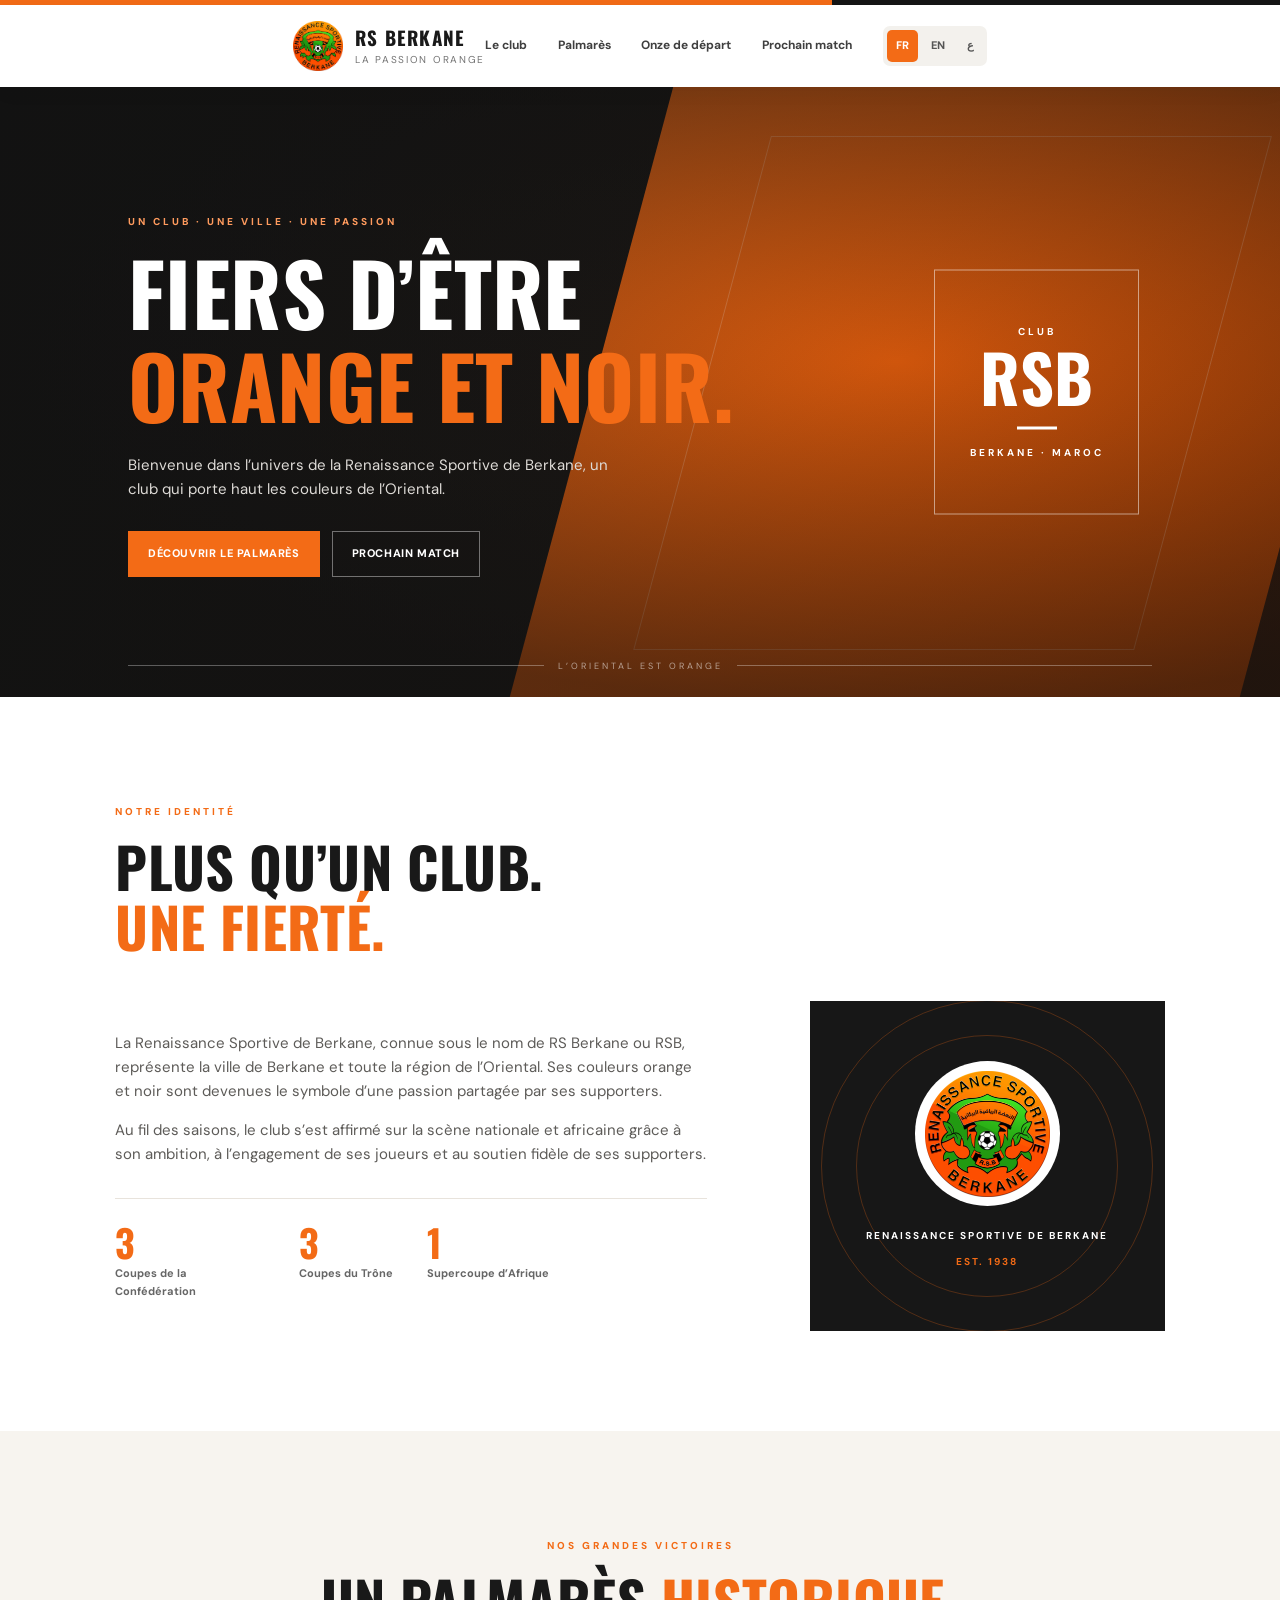
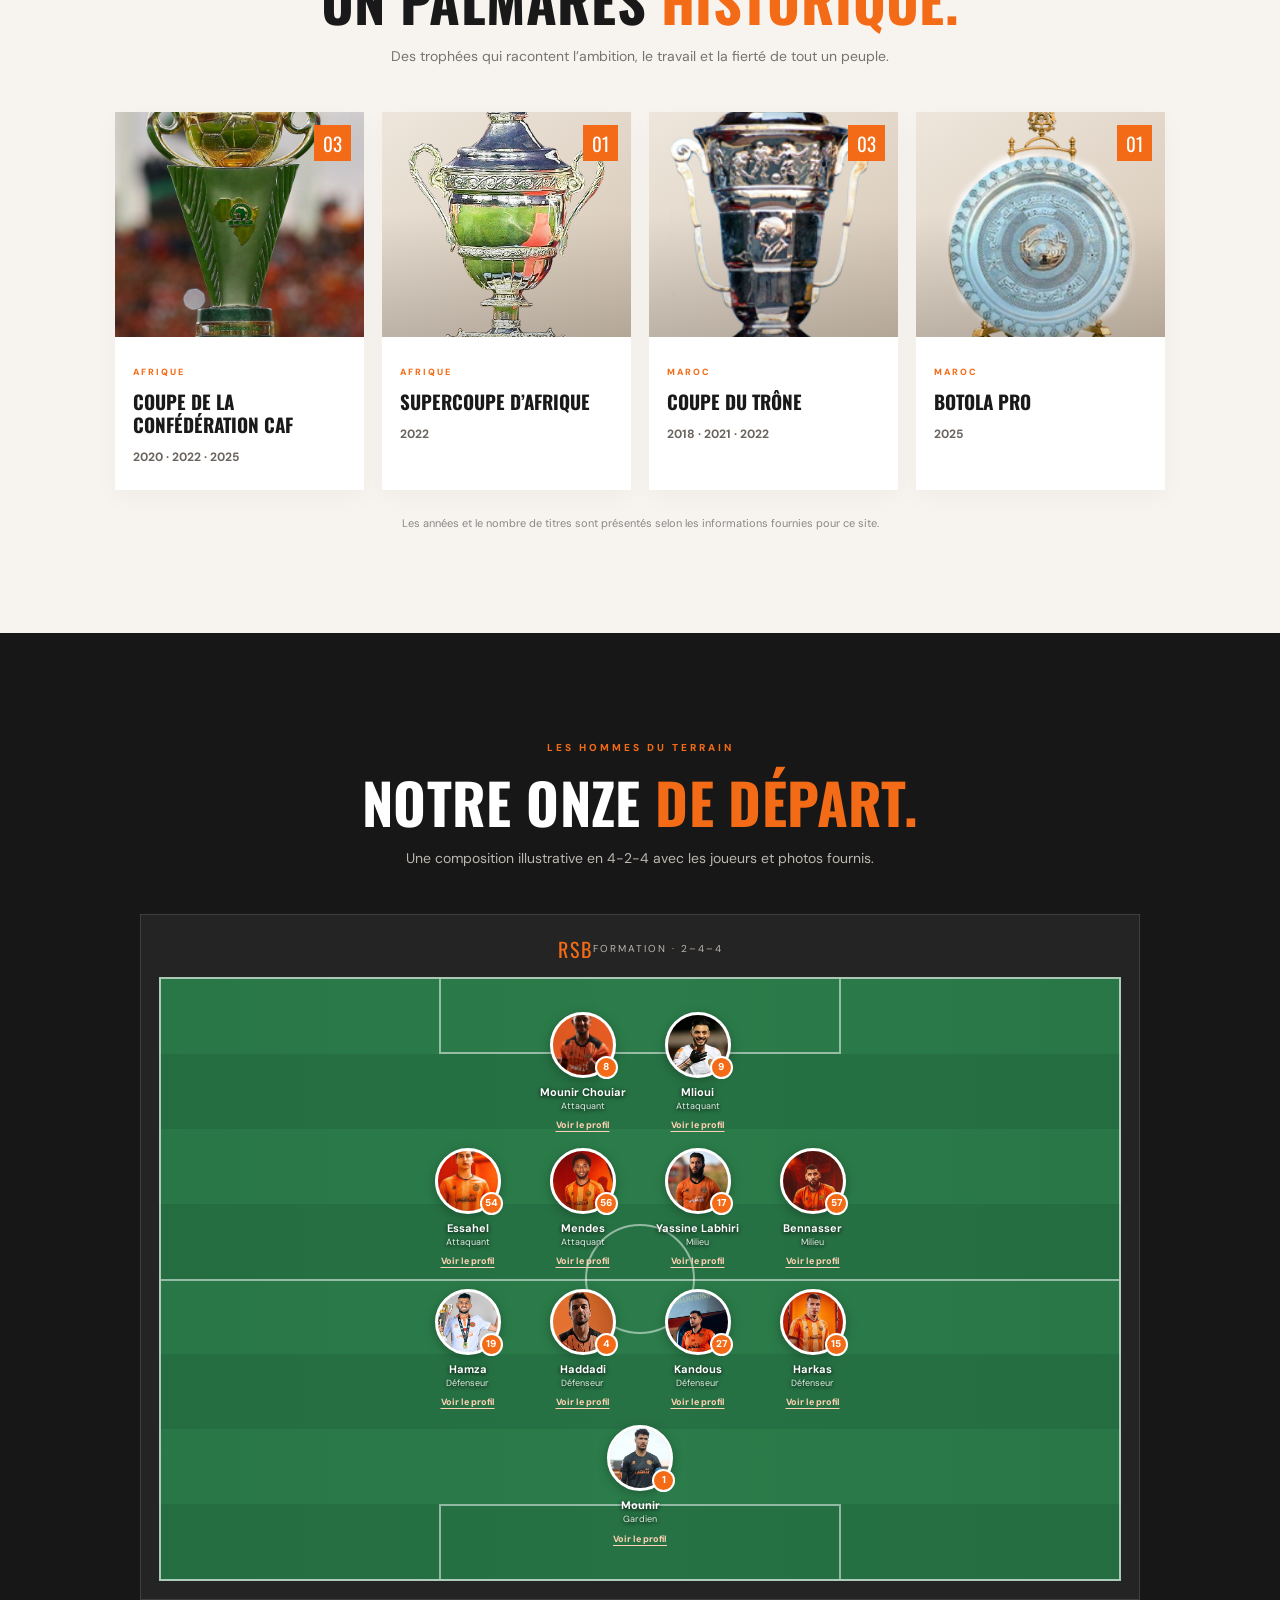
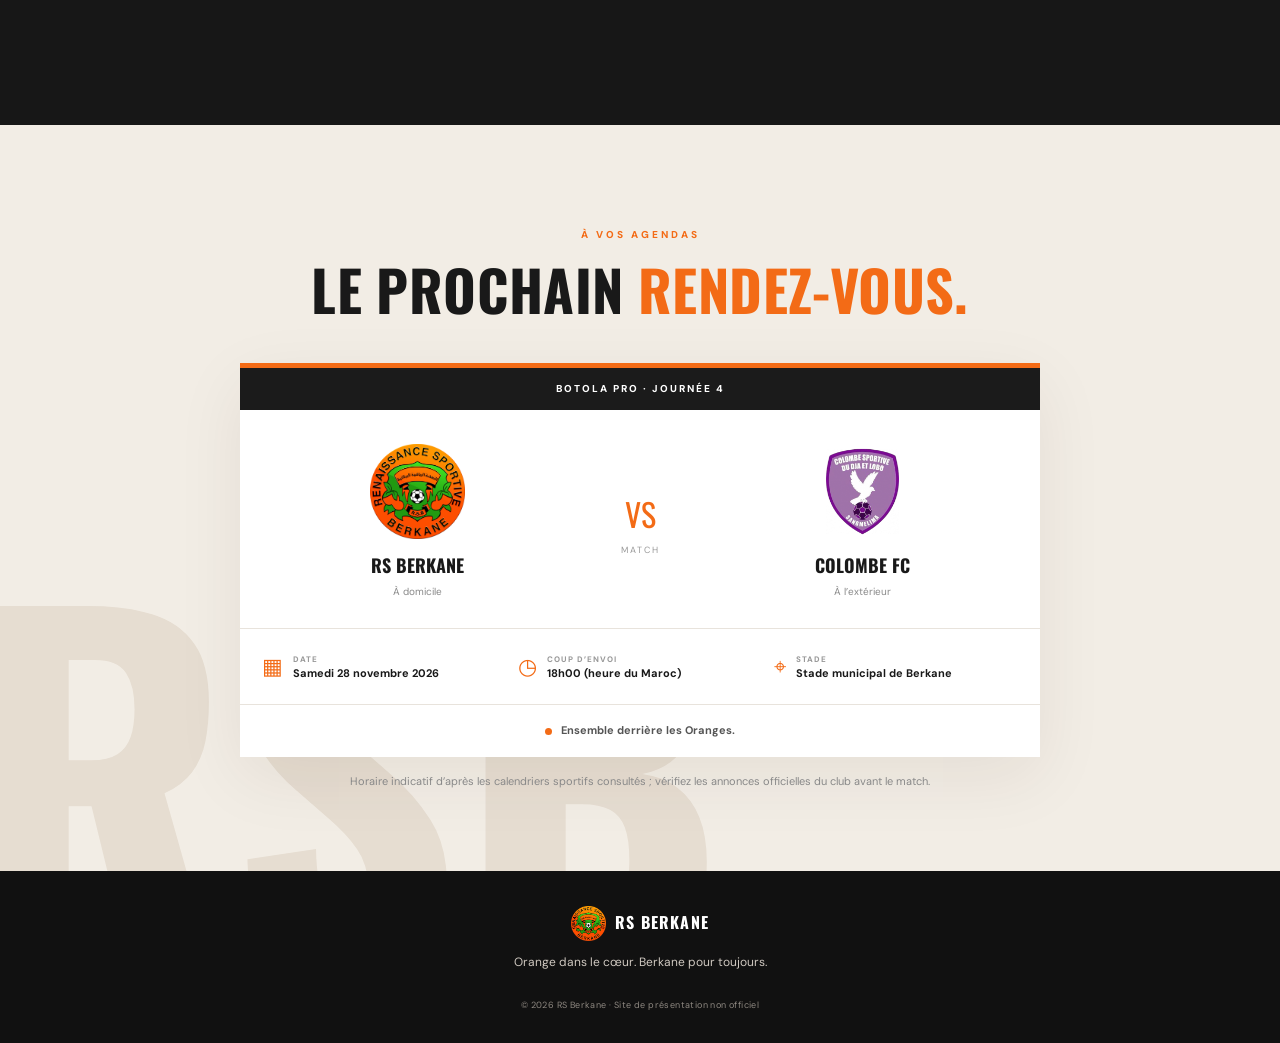
<file: index.html>
<!doctype html>
<html lang="fr">
<head>
  <meta charset="utf-8">
  <meta name="viewport" content="width=device-width, initial-scale=1">
  <meta name="theme-color" content="#f36b16">
  <meta name="description" content="Site de présentation de la Renaissance Sportive de Berkane : histoire, palmarès, effectif et prochain match.">
  <title>RS Berkane — Le club</title>
  <link rel="stylesheet" href="style.css">
</head>
<body>
  <div class="top-strip"></div>
  <header class="site-header">
    <a class="brand" href="#accueil" aria-label="RS Berkane accueil">
      <img src="images/rsb.png" alt="Logo de la Renaissance Sportive de Berkane" class="brand-logo" onerror="if(!this.dataset.triedFallback){this.dataset.triedFallback='1';this.src=this.src.replace('/images/','/')}else{this.classList.add('missing-image')}">
      <span><strong>RS BERKANE</strong><small data-i18n="brandSub">La passion orange</small></span>
    </a>
    <button class="menu-toggle" id="menuToggle" aria-label="Ouvrir le menu" aria-expanded="false">☰</button>
    <nav id="mainNav">
      <a href="#club" data-i18n="navClub">Le club</a>
      <a href="#palmares" data-i18n="navHonours">Palmarès</a>
      <a href="#effectif" data-i18n="navSquad">Onze de départ</a>
      <a href="#match" data-i18n="navMatch">Prochain match</a>
      <div class="language-switch" aria-label="Choisir la langue">
        <button data-lang="fr" class="lang-btn active">FR</button>
        <button data-lang="en" class="lang-btn">EN</button>
        <button data-lang="ar" class="lang-btn">ع</button>
      </div>
    </nav>
  </header>

  <main>
    <section class="hero" id="accueil">
      <div class="hero-overlay"></div>
      <div class="hero-content">
        <span class="eyebrow" data-i18n="heroEyebrow">UN CLUB · UNE VILLE · UNE PASSION</span>
        <h1 data-i18n="heroTitle">Fiers d’être<br><em>orange et noir.</em></h1>
        <p data-i18n="heroText">Bienvenue dans l’univers de la Renaissance Sportive de Berkane, un club qui porte haut les couleurs de l’Oriental.</p>
        <div class="hero-actions">
          <a class="btn btn-primary" href="#palmares" data-i18n="discoverHonours">Découvrir le palmarès</a>
          <a class="btn btn-ghost" href="#match" data-i18n="nextMatchBtn">Prochain match</a>
        </div>
      </div>
      <div class="hero-badge">
        <span class="badge-label" data-i18n="badgeClub">CLUB</span>
        <strong>RSB</strong>
        <span class="badge-line"></span>
        <small data-i18n="badgeCity">BERKANE · MAROC</small>
      </div>
      <div class="hero-bottomline"><span></span><span data-i18n="heroFooter">L’ORIENTAL EST ORANGE</span><span></span></div>
    </section>

    <section class="section club-section" id="club">
      <div class="section-heading">
        <span class="eyebrow" data-i18n="clubEyebrow">NOTRE IDENTITÉ</span>
        <h2 data-i18n="clubTitle">Plus qu’un club.<br><em>Une fierté.</em></h2>
      </div>
      <div class="club-grid">
        <div class="club-copy">
          <p data-i18n="clubText">La Renaissance Sportive de Berkane, connue sous le nom de RS Berkane ou RSB, représente la ville de Berkane et toute la région de l’Oriental. Ses couleurs orange et noir sont devenues le symbole d’une passion partagée par ses supporters.</p>
          <p data-i18n="clubText2">Au fil des saisons, le club s’est affirmé sur la scène nationale et africaine grâce à son ambition, à l’engagement de ses joueurs et au soutien fidèle de ses supporters.</p>
          <div class="club-stats">
            <div><strong>3</strong><span data-i18n="statConfed">Coupes de la Confédération</span></div>
            <div><strong>3</strong><span data-i18n="statThrone">Coupes du Trône</span></div>
            <div><strong>1</strong><span data-i18n="statSuper">Supercoupe d’Afrique</span></div>
          </div>
        </div>
        <div class="club-emblem-card">
          <div class="emblem-ring"><img src="images/rsb.png" alt="Emblème RSB" onerror="if(!this.dataset.triedFallback){this.dataset.triedFallback='1';this.src=this.src.replace('/images/','/')}else{this.classList.add('missing-image')}"></div>
          <span data-i18n="emblemCaption">RENAISSANCE SPORTIVE DE BERKANE</span>
          <small>EST. 1938</small>
        </div>
      </div>
    </section>

    <section class="section honours-section" id="palmares">
      <div class="section-heading centered">
        <span class="eyebrow" data-i18n="honoursEyebrow">NOS GRANDES VICTOIRES</span>
        <h2 data-i18n="honoursTitle">Un palmarès <em>historique.</em></h2>
        <p data-i18n="honoursIntro">Des trophées qui racontent l’ambition, le travail et la fierté de tout un peuple.</p>
      </div>
      <div class="trophy-grid">
        <article class="trophy-card">
          <div class="trophy-image"><img src="images/confed.jpeg" alt="Trophées de la Coupe de la Confédération CAF" onerror="if(!this.dataset.triedFallback){this.dataset.triedFallback='1';this.src=this.src.replace('/images/','/')}else{this.classList.add('missing-image')}"><span class="trophy-count">03</span></div>
          <div class="trophy-info"><span class="trophy-kicker" data-i18n="continental">AFRIQUE</span><h3 data-i18n="confedTitle">Coupe de la Confédération CAF</h3><p>2020 · 2022 · 2025</p></div>
        </article>
        <article class="trophy-card">
          <div class="trophy-image"><img src="images/Sca.jpeg" alt="Trophée de la Supercoupe d’Afrique" onerror="if(!this.dataset.triedFallback){this.dataset.triedFallback='1';this.src=this.src.replace('/images/','/')}else{this.classList.add('missing-image')}"><span class="trophy-count">01</span></div>
          <div class="trophy-info"><span class="trophy-kicker" data-i18n="continental">AFRIQUE</span><h3 data-i18n="superTitle">Supercoupe d’Afrique</h3><p>2022</p></div>
        </article>
        <article class="trophy-card">
          <div class="trophy-image"><img src="images/cdt.jpeg" alt="Trophées de la Coupe du Trône du Maroc" onerror="if(!this.dataset.triedFallback){this.dataset.triedFallback='1';this.src=this.src.replace('/images/','/')}else{this.classList.add('missing-image')}"><span class="trophy-count">03</span></div>
          <div class="trophy-info"><span class="trophy-kicker" data-i18n="national">MAROC</span><h3 data-i18n="throneTitle">Coupe du Trône</h3><p>2018 · 2021 · 2022</p></div>
        </article>
        <article class="trophy-card">
          <div class="trophy-image"><img src="images/botola.jpeg" alt="Trophée de la Botola Pro" onerror="if(!this.dataset.triedFallback){this.dataset.triedFallback='1';this.src=this.src.replace('/images/','/')}else{this.classList.add('missing-image')}"><span class="trophy-count">01</span></div>
          <div class="trophy-info"><span class="trophy-kicker" data-i18n="national">MAROC</span><h3 data-i18n="botolaTitle">Botola Pro</h3><p>2025</p></div>
        </article>
      </div>
      <p class="small-note" data-i18n="honoursNote">Les années et le nombre de titres sont présentés selon les informations fournies pour ce site.</p>
    </section>

    <section class="section squad-section" id="effectif">
      <div class="section-heading centered">
        <span class="eyebrow" data-i18n="squadEyebrow">LES HOMMES DU TERRAIN</span>
        <h2 data-i18n="squadTitle">Notre onze <em>de départ.</em></h2>
        <p data-i18n="squadIntro">Une composition illustrative en 4-2-4 avec les joueurs et photos fournis.</p>
      </div>
      <div class="pitch-wrap">
        <div class="pitch-label"><span>RSB</span><span data-i18n="formation">FORMATION · 2–4–4</span></div>
        <div class="pitch">
          <div class="pitch-line halfway"></div><div class="center-circle"></div><div class="penalty-box top-box"></div><div class="penalty-box bottom-box"></div>
          <div class="player-row attackers">
            
            <a class="player player-link" href="players/chouiar.html" aria-label="Chouiar - player profile"><div class="player-photo"><img src="images/chouiar.jpeg" alt="Chouiar" onerror="if(!this.dataset.triedFallback){this.dataset.triedFallback='1';this.src=this.src.replace('/images/','/')}else{this.classList.add('missing-image')}"><span>8</span></div><strong>Mounir Chouiar</strong><small data-i18n="forward">Attaquant</small><span class="player-more" data-i18n="profileLink">Voir le profil</span></a>
            <a class="player player-link" href="players/mlioui.html" aria-label="Mlioui - player profile"><div class="player-photo"><img src="images/mlioui.jpeg" alt="Mlioui" onerror="if(!this.dataset.triedFallback){this.dataset.triedFallback='1';this.src=this.src.replace('/images/','/')}else{this.classList.add('missing-image')}"><span>9</span></div><strong>Mlioui</strong><small data-i18n="forward">Attaquant</small><span class="player-more" data-i18n="profileLink"></span></a>
            
          </div>
          <div class="player-row midfielders">
             <a class="player player-link" href="players/essahel.html" aria-label="Essahel - player profile"><div class="player-photo"><img src="images/essahel.jpeg" alt="Essahel" onerror="if(!this.dataset.triedFallback){this.dataset.triedFallback='1';this.src=this.src.replace('/images/','/')}else{this.classList.add('missing-image')}"><span>54</span></div><strong>Essahel</strong><small data-i18n="forward">Attaquant</small><span class="player-more" data-i18n="profileLink">Voir le profil</span></a>
            <a class="player player-link" href="players/mendes.html" aria-label="Mendes - player profile"><div class="player-photo"><img src="images/mendes.jpeg" alt="Mendes" onerror="if(!this.dataset.triedFallback){this.dataset.triedFallback='1';this.src=this.src.replace('/images/','/')}else{this.classList.add('missing-image')}"><span>56</span></div><strong>Mendes</strong><small data-i18n="forward">Attaquant</small><span class="player-more" data-i18n="profileLink">Voir le profil</span></a>
            <a class="player player-link" href="players/labhiri.html" aria-label="Yassine Labhiri - player profile"><div class="player-photo"><img src="images/labhiri.jpeg" alt="Labhiri" onerror="if(!this.dataset.triedFallback){this.dataset.triedFallback='1';this.src=this.src.replace('/images/','/')}else{this.classList.add('missing-image')}"><span>17</span></div><strong>Yassine Labhiri</strong><small data-i18n="midfielder">Milieu</small><span class="player-more" data-i18n="profileLink">Voir le profil</span></a>
            <a class="player player-link" href="players/bennasser.html" aria-label="Bennasser - player profile"><div class="player-photo"><img src="images/bennasser.jpeg" alt="Bennasser" onerror="if(!this.dataset.triedFallback){this.dataset.triedFallback='1';this.src=this.src.replace('/images/','/')}else{this.classList.add('missing-image')}"><span>57</span></div><strong>Bennasser</strong><small data-i18n="midfielder">Milieu</small><span class="player-more" data-i18n="profileLink">Voir le profil</span></a>
          </div>
          <div class="player-row defenders">
            <a class="player player-link" href="players/hamza.html" aria-label="Hamza - player profile"><div class="player-photo"><img src="images/hamza.jpeg" alt="Hamza" onerror="if(!this.dataset.triedFallback){this.dataset.triedFallback='1';this.src=this.src.replace('/images/','/')}else{this.classList.add('missing-image')}"><span>19</span></div><strong>Hamza</strong><small data-i18n="defender">Défenseur</small><span class="player-more" data-i18n="profileLink">Voir le profil</span></a>
            <a class="player player-link" href="players/haddadi.html" aria-label="Haddadi - player profile"><div class="player-photo"><img src="images/haddadi.jpeg" alt="Haddadi" onerror="if(!this.dataset.triedFallback){this.dataset.triedFallback='1';this.src=this.src.replace('/images/','/')}else{this.classList.add('missing-image')}"><span>4</span></div><strong>Haddadi</strong><small data-i18n="defender">Défenseur</small><span class="player-more" data-i18n="profileLink">Voir le profil</span></a>
            <a class="player player-link" href="players/kandous.html" aria-label="Kandous - player profile"><div class="player-photo"><img src="images/kandous.jpeg" alt="Kandous" onerror="if(!this.dataset.triedFallback){this.dataset.triedFallback='1';this.src=this.src.replace('/images/','/')}else{this.classList.add('missing-image')}"><span>27</span></div><strong>Kandous</strong><small data-i18n="defender">Défenseur</small><span class="player-more" data-i18n="profileLink">Voir le profil</span></a>
            <a class="player player-link" href="players/harkas.html" aria-label="Harkas - player profile"><div class="player-photo"><img src="images/harkas.jpeg" alt="Harkas" onerror="if(!this.dataset.triedFallback){this.dataset.triedFallback='1';this.src=this.src.replace('/images/','/')}else{this.classList.add('missing-image')}"><span>15</span></div><strong>Harkas</strong><small data-i18n="defender">Défenseur</small><span class="player-more" data-i18n="profileLink">Voir le profil</span></a>
          </div>
          <div class="player-row goalkeeper">
            <a class="player player-link" href="players/mounir.html" aria-label="Mounir - player profile"><div class="player-photo"><img src="images/mounir.jpeg" alt="Mounir" onerror="if(!this.dataset.triedFallback){this.dataset.triedFallback='1';this.src=this.src.replace('/images/','/')}else{this.classList.add('missing-image')}"><span>1</span></div><strong>Mounir</strong><small data-i18n="goalkeeper">Gardien</small><span class="player-more" data-i18n="profileLink">Voir le profil</span></a>
          </div>
        </div>
      </div>
      <p class="small-note" data-i18n="squadNote"></p>
    </section>

    <section class="match-section" id="match">
      <div class="match-bg-mark">RSB</div>
      <div class="section-heading centered">
        <span class="eyebrow" data-i18n="matchEyebrow">À VOS AGENDAS</span>
        <h2 data-i18n="matchTitle">Le prochain <em>rendez-vous.</em></h2>
      </div>
      <div class="match-card">
        <div class="competition" data-i18n="competition">BOTOLA PRO · JOURNÉE 4</div>
        <div class="teams">
          <div class="team">
            <img src="images/rsb.png" alt="RS Berkane" onerror="if(!this.dataset.triedFallback){this.dataset.triedFallback='1';this.src=this.src.replace('/images/','/')}else{this.classList.add('missing-image')}">
            <strong>RS Berkane</strong><small data-i18n="home">À domicile</small>
          </div>
          <div class="match-vs"><span>VS</span><small data-i18n="match">MATCH</small></div>
          <div class="team">
            <img src="Colombe_Sportive_logo.png" alt="Renaissance Zemamra" onerror="if(!this.dataset.triedFallback){this.dataset.triedFallback='1';this.src=this.src.replace('/images/','/')}else{this.classList.add('missing-image')}">
            <strong data-i18n="zemmamra">Colombe FC</strong><small data-i18n="away">À l’extérieur</small>
          </div>
        </div>
        <div class="match-details">
          <div><span class="detail-icon">▦</span><span><small data-i18n="dateLabel">DATE</small><strong data-i18n="matchDate">Mardi 13 octobre 2026</strong></span></div>
          <div><span class="detail-icon">◷</span><span><small data-i18n="timeLabel">COUP D’ENVOI</small><strong data-i18n="matchTime">18h00 (heure du Maroc)</strong></span></div>
          <div><span class="detail-icon">⌖</span><span><small data-i18n="stadiumLabel">STADE</small><strong data-i18n="stadium">Stade municipal de Berkane</strong></span></div>
        </div>
        <div class="match-footer"><span class="live-dot"></span><span data-i18n="matchFooter">Ensemble derrière les Oranges.</span></div>
      </div>
      <p class="small-note match-note" data-i18n="matchNote">Horaire indicatif d’après les calendriers sportifs consultés ; vérifiez les annonces officielles du club avant le match.</p>
    </section>
  </main>

  <footer class="site-footer">
    <a class="footer-brand" href="#accueil"><img src="images/rsb.png" alt="" onerror="if(!this.dataset.triedFallback){this.dataset.triedFallback='1';this.src=this.src.replace('/images/','/')}else{this.classList.add('missing-image')}"><strong>RS BERKANE</strong></a>
    <p data-i18n="footerText">Orange dans le cœur. Berkane pour toujours.</p>
    <span>© <span id="year"></span> RS Berkane · <span data-i18n="fanSite">Site de présentation non officiel</span></span>
  </footer>
  <script src="translations.js"></script>
  <script src="script.js"></script>
</body>
</html>
</file>
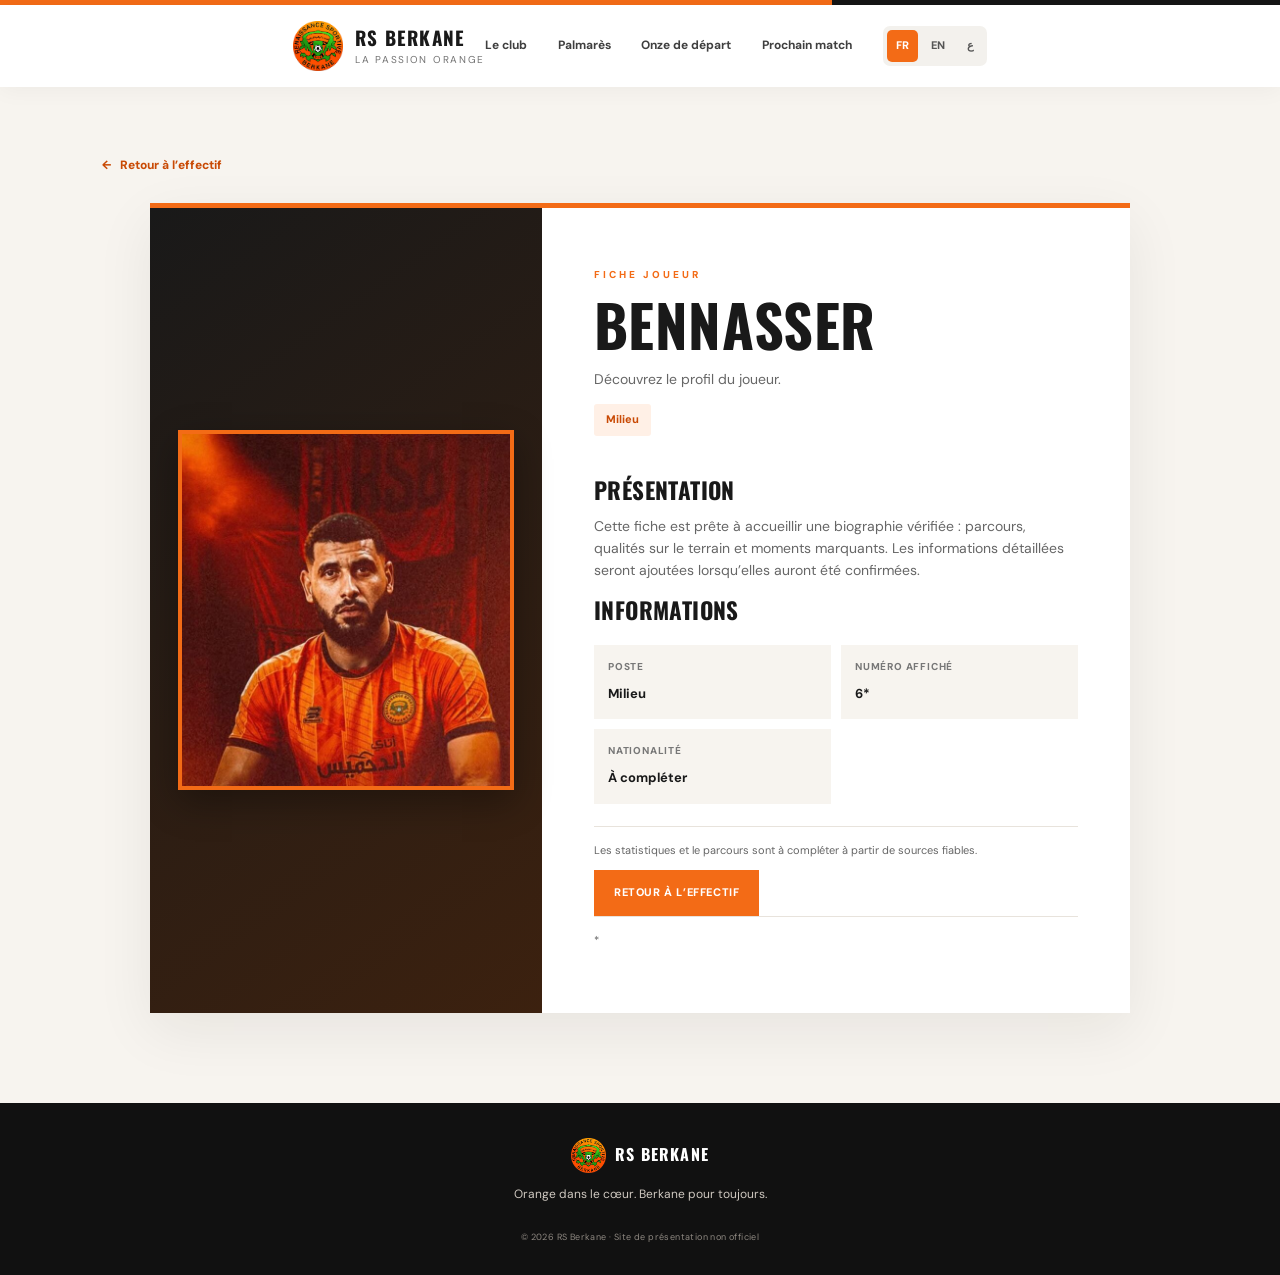
<file: players/bennasser.html>
<!doctype html>
<html lang="fr" dir="ltr">
<head>
  <meta charset="utf-8">
  <meta name="viewport" content="width=device-width, initial-scale=1">
  <meta name="theme-color" content="#f36b16">
  <meta name="description" content="Profil du joueur Bennasser de la Renaissance Sportive de Berkane.">
  <title>Bennasser — RS Berkane</title>
  <link rel="stylesheet" href="../style.css">
</head>
<body data-player="Bennasser">
  <div class="top-strip"></div>
  <header class="site-header">
    <a class="brand" href="../index.html#accueil" aria-label="RS Berkane accueil">
      <img src="../images/rsb.png" alt="Logo de la Renaissance Sportive de Berkane" class="brand-logo" onerror="if(!this.dataset.triedFallback){this.dataset.triedFallback='1';this.src=this.src.replace('/images/','/')}else{this.classList.add('missing-image')}">
      <span><strong>RS BERKANE</strong><small data-i18n="brandSub">La passion orange</small></span>
    </a>
    <button class="menu-toggle" id="menuToggle" aria-label="Ouvrir le menu" aria-expanded="false">☰</button>
    <nav id="mainNav">
      <a href="../index.html#club" data-i18n="navClub">Le club</a>
      <a href="../index.html#palmares" data-i18n="navHonours">Palmarès</a>
      <a href="../index.html#effectif" data-i18n="navSquad">Onze de départ</a>
      <a href="../index.html#match" data-i18n="navMatch">Prochain match</a>
      <div class="language-switch" aria-label="Choisir la langue">
        <button data-lang="fr" class="lang-btn active">FR</button>
        <button data-lang="en" class="lang-btn">EN</button>
        <button data-lang="ar" class="lang-btn">ع</button>
      </div>
    </nav>
  </header>
  <main class="profile-main">
    <a class="profile-back" href="../index.html#effectif">← <span data-i18n="backToSquad">Retour à l’effectif</span></a>
    <article class="profile-card">
      <div class="profile-portrait"><img src="../images/bennasser.jpeg" alt="Bennasser" onerror="if(!this.dataset.triedFallback){this.dataset.triedFallback='1';this.src=this.src.replace('/images/','/')}else{this.classList.add('missing-image')}"></div>
      <div class="profile-copy">
        <span class="eyebrow" data-i18n="profileEyebrow">FICHE JOUEUR</span>
        <h1>Bennasser</h1>
        <p data-i18n="profileIntro">Découvrez le profil du joueur.</p>
        <span class="profile-position" data-i18n="midfielder">Milieu</span>
        <h2 data-i18n="profileBioTitle">Présentation</h2>
        <p data-i18n="profileBioText">Cette fiche est prête à accueillir une biographie vérifiée : parcours, qualités sur le terrain et moments marquants. Les informations détaillées seront ajoutées lorsqu’elles auront été confirmées.</p>
        <h2 data-i18n="profileDetailsTitle">Informations</h2>
        <div class="profile-details">
          <div class="profile-detail"><small data-i18n="profilePositionLabel">Poste</small><strong data-i18n="midfielder">Milieu</strong></div>
          <div class="profile-detail"><small data-i18n="profileNumberLabel">Numéro affiché</small><strong>6*</strong></div>
          <div class="profile-detail"><small data-i18n="profileNationalityLabel">Nationalité</small><strong data-i18n="profileNationalityValue">À compléter</strong></div>
        </div>
        <p class="profile-note" data-i18n="profileDetailsPending">Les statistiques et le parcours sont à compléter à partir de sources fiables.</p>
        <a class="btn btn-primary" href="../index.html#effectif" data-i18n="backToSquad">Retour à l’effectif</a>
        <p class="profile-note">* <span data-i18n="squadNote">Les noms, numéros et la disposition sont illustratifs et peuvent être modifiés dans index.html.</span></p>
      </div>
    </article>
  </main>
  <footer class="site-footer">
    <a class="footer-brand" href="../index.html#accueil"><img src="../images/rsb.png" alt="" onerror="if(!this.dataset.triedFallback){this.dataset.triedFallback='1';this.src=this.src.replace('/images/','/')}else{this.classList.add('missing-image')}"><strong>RS BERKANE</strong></a>
    <p data-i18n="footerText">Orange dans le cœur. Berkane pour toujours.</p>
    <span>© <span id="year"></span> RS Berkane · <span data-i18n="fanSite">Site de présentation non officiel</span></span>
  </footer>
  <script src="../translations.js"></script>
  <script src="../script.js"></script>
</body>
</html>
</file>
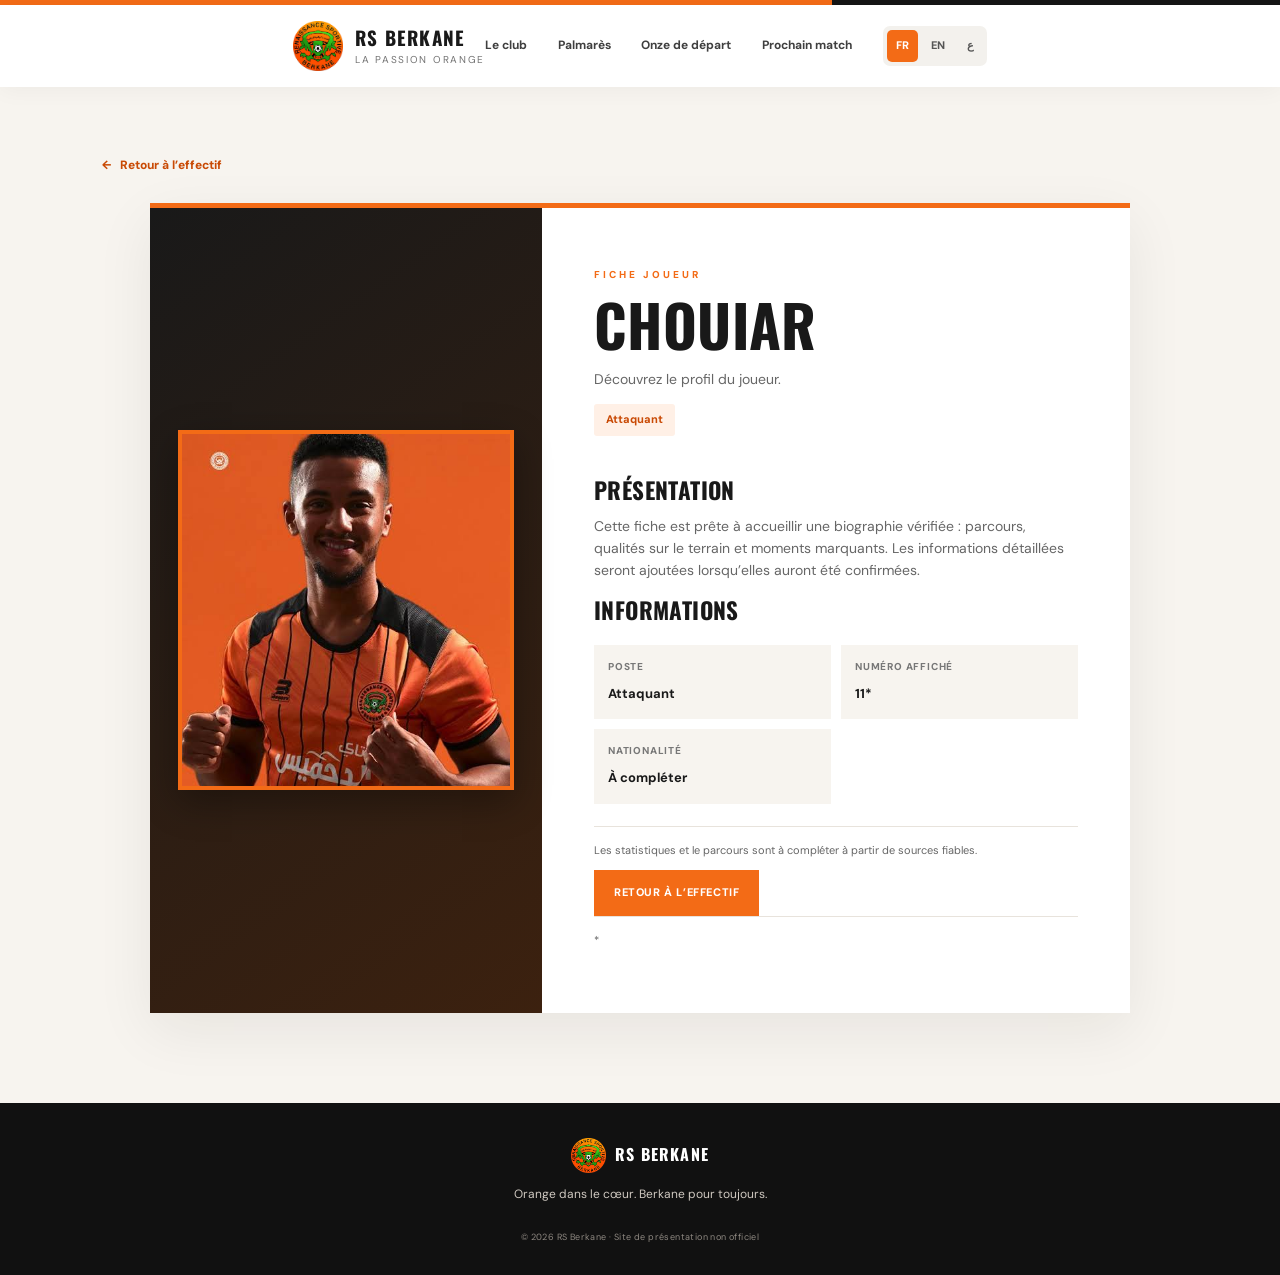
<file: players/chouiar.html>
<!doctype html>
<html lang="fr" dir="ltr">
<head>
  <meta charset="utf-8">
  <meta name="viewport" content="width=device-width, initial-scale=1">
  <meta name="theme-color" content="#f36b16">
  <meta name="description" content="Profil du joueur Chouiar de la Renaissance Sportive de Berkane.">
  <title>Chouiar — RS Berkane</title>
  <link rel="stylesheet" href="../style.css">
</head>
<body data-player="Chouiar">
  <div class="top-strip"></div>
  <header class="site-header">
    <a class="brand" href="../index.html#accueil" aria-label="RS Berkane accueil">
      <img src="../images/rsb.png" alt="Logo de la Renaissance Sportive de Berkane" class="brand-logo" onerror="if(!this.dataset.triedFallback){this.dataset.triedFallback='1';this.src=this.src.replace('/images/','/')}else{this.classList.add('missing-image')}">
      <span><strong>RS BERKANE</strong><small data-i18n="brandSub">La passion orange</small></span>
    </a>
    <button class="menu-toggle" id="menuToggle" aria-label="Ouvrir le menu" aria-expanded="false">☰</button>
    <nav id="mainNav">
      <a href="../index.html#club" data-i18n="navClub">Le club</a>
      <a href="../index.html#palmares" data-i18n="navHonours">Palmarès</a>
      <a href="../index.html#effectif" data-i18n="navSquad">Onze de départ</a>
      <a href="../index.html#match" data-i18n="navMatch">Prochain match</a>
      <div class="language-switch" aria-label="Choisir la langue">
        <button data-lang="fr" class="lang-btn active">FR</button>
        <button data-lang="en" class="lang-btn">EN</button>
        <button data-lang="ar" class="lang-btn">ع</button>
      </div>
    </nav>
  </header>
  <main class="profile-main">
    <a class="profile-back" href="../index.html#effectif">← <span data-i18n="backToSquad">Retour à l’effectif</span></a>
    <article class="profile-card">
      <div class="profile-portrait"><img src="../images/chouiar.jpeg" alt="Chouiar" onerror="if(!this.dataset.triedFallback){this.dataset.triedFallback='1';this.src=this.src.replace('/images/','/')}else{this.classList.add('missing-image')}"></div>
      <div class="profile-copy">
        <span class="eyebrow" data-i18n="profileEyebrow">FICHE JOUEUR</span>
        <h1>Chouiar</h1>
        <p data-i18n="profileIntro">Découvrez le profil du joueur.</p>
        <span class="profile-position" data-i18n="forward">Attaquant</span>
        <h2 data-i18n="profileBioTitle">Présentation</h2>
        <p data-i18n="profileBioText">Cette fiche est prête à accueillir une biographie vérifiée : parcours, qualités sur le terrain et moments marquants. Les informations détaillées seront ajoutées lorsqu’elles auront été confirmées.</p>
        <h2 data-i18n="profileDetailsTitle">Informations</h2>
        <div class="profile-details">
          <div class="profile-detail"><small data-i18n="profilePositionLabel">Poste</small><strong data-i18n="forward">Attaquant</strong></div>
          <div class="profile-detail"><small data-i18n="profileNumberLabel">Numéro affiché</small><strong>11*</strong></div>
          <div class="profile-detail"><small data-i18n="profileNationalityLabel">Nationalité</small><strong data-i18n="profileNationalityValue">À compléter</strong></div>
        </div>
        <p class="profile-note" data-i18n="profileDetailsPending">Les statistiques et le parcours sont à compléter à partir de sources fiables.</p>
        <a class="btn btn-primary" href="../index.html#effectif" data-i18n="backToSquad">Retour à l’effectif</a>
        <p class="profile-note">* <span data-i18n="squadNote">Les noms, numéros et la disposition sont illustratifs et peuvent être modifiés dans index.html.</span></p>
      </div>
    </article>
  </main>
  <footer class="site-footer">
    <a class="footer-brand" href="../index.html#accueil"><img src="../images/rsb.png" alt="" onerror="if(!this.dataset.triedFallback){this.dataset.triedFallback='1';this.src=this.src.replace('/images/','/')}else{this.classList.add('missing-image')}"><strong>RS BERKANE</strong></a>
    <p data-i18n="footerText">Orange dans le cœur. Berkane pour toujours.</p>
    <span>© <span id="year"></span> RS Berkane · <span data-i18n="fanSite">Site de présentation non officiel</span></span>
  </footer>
  <script src="../translations.js"></script>
  <script src="../script.js"></script>
</body>
</html>
</file>
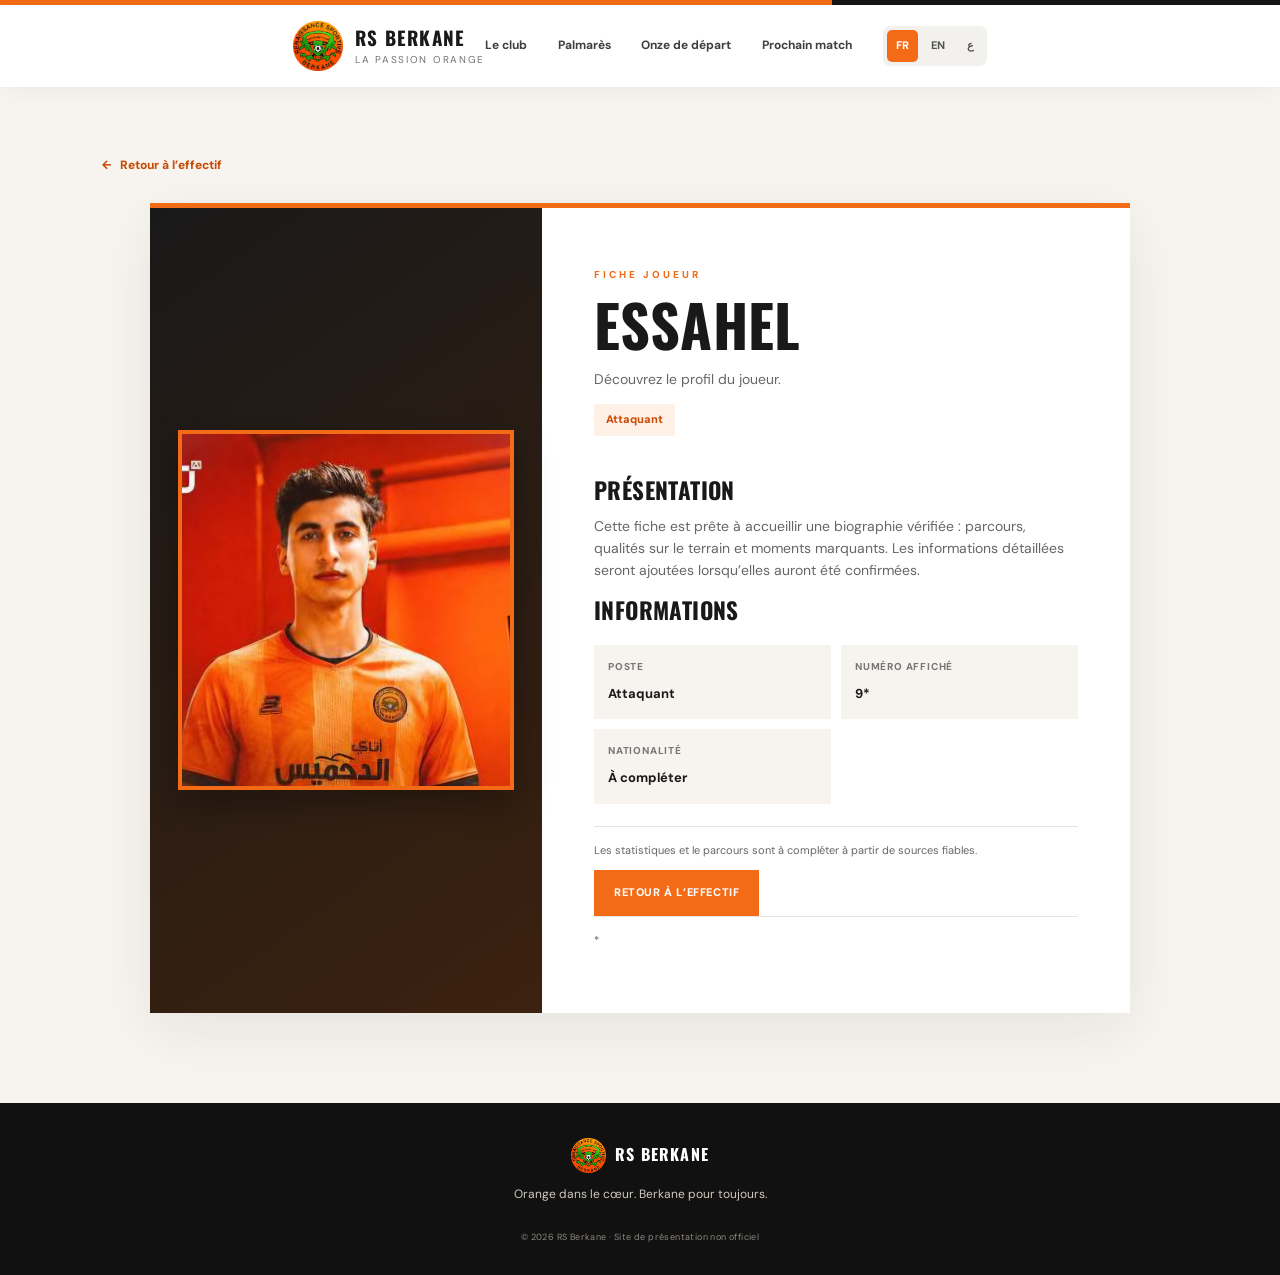
<file: players/essahel.html>
<!doctype html>
<html lang="fr" dir="ltr">
<head>
  <meta charset="utf-8">
  <meta name="viewport" content="width=device-width, initial-scale=1">
  <meta name="theme-color" content="#f36b16">
  <meta name="description" content="Profil du joueur Essahel de la Renaissance Sportive de Berkane.">
  <title>Essahel — RS Berkane</title>
  <link rel="stylesheet" href="../style.css">
</head>
<body data-player="Essahel">
  <div class="top-strip"></div>
  <header class="site-header">
    <a class="brand" href="../index.html#accueil" aria-label="RS Berkane accueil">
      <img src="../images/rsb.png" alt="Logo de la Renaissance Sportive de Berkane" class="brand-logo" onerror="if(!this.dataset.triedFallback){this.dataset.triedFallback='1';this.src=this.src.replace('/images/','/')}else{this.classList.add('missing-image')}">
      <span><strong>RS BERKANE</strong><small data-i18n="brandSub">La passion orange</small></span>
    </a>
    <button class="menu-toggle" id="menuToggle" aria-label="Ouvrir le menu" aria-expanded="false">☰</button>
    <nav id="mainNav">
      <a href="../index.html#club" data-i18n="navClub">Le club</a>
      <a href="../index.html#palmares" data-i18n="navHonours">Palmarès</a>
      <a href="../index.html#effectif" data-i18n="navSquad">Onze de départ</a>
      <a href="../index.html#match" data-i18n="navMatch">Prochain match</a>
      <div class="language-switch" aria-label="Choisir la langue">
        <button data-lang="fr" class="lang-btn active">FR</button>
        <button data-lang="en" class="lang-btn">EN</button>
        <button data-lang="ar" class="lang-btn">ع</button>
      </div>
    </nav>
  </header>
  <main class="profile-main">
    <a class="profile-back" href="../index.html#effectif">← <span data-i18n="backToSquad">Retour à l’effectif</span></a>
    <article class="profile-card">
      <div class="profile-portrait"><img src="../images/essahel.jpeg" alt="Essahel" onerror="if(!this.dataset.triedFallback){this.dataset.triedFallback='1';this.src=this.src.replace('/images/','/')}else{this.classList.add('missing-image')}"></div>
      <div class="profile-copy">
        <span class="eyebrow" data-i18n="profileEyebrow">FICHE JOUEUR</span>
        <h1>Essahel</h1>
        <p data-i18n="profileIntro">Découvrez le profil du joueur.</p>
        <span class="profile-position" data-i18n="forward">Attaquant</span>
        <h2 data-i18n="profileBioTitle">Présentation</h2>
        <p data-i18n="profileBioText">Cette fiche est prête à accueillir une biographie vérifiée : parcours, qualités sur le terrain et moments marquants. Les informations détaillées seront ajoutées lorsqu’elles auront été confirmées.</p>
        <h2 data-i18n="profileDetailsTitle">Informations</h2>
        <div class="profile-details">
          <div class="profile-detail"><small data-i18n="profilePositionLabel">Poste</small><strong data-i18n="forward">Attaquant</strong></div>
          <div class="profile-detail"><small data-i18n="profileNumberLabel">Numéro affiché</small><strong>9*</strong></div>
          <div class="profile-detail"><small data-i18n="profileNationalityLabel">Nationalité</small><strong data-i18n="profileNationalityValue">À compléter</strong></div>
        </div>
        <p class="profile-note" data-i18n="profileDetailsPending">Les statistiques et le parcours sont à compléter à partir de sources fiables.</p>
        <a class="btn btn-primary" href="../index.html#effectif" data-i18n="backToSquad">Retour à l’effectif</a>
        <p class="profile-note">* <span data-i18n="squadNote">Les noms, numéros et la disposition sont illustratifs et peuvent être modifiés dans index.html.</span></p>
      </div>
    </article>
  </main>
  <footer class="site-footer">
    <a class="footer-brand" href="../index.html#accueil"><img src="../images/rsb.png" alt="" onerror="if(!this.dataset.triedFallback){this.dataset.triedFallback='1';this.src=this.src.replace('/images/','/')}else{this.classList.add('missing-image')}"><strong>RS BERKANE</strong></a>
    <p data-i18n="footerText">Orange dans le cœur. Berkane pour toujours.</p>
    <span>© <span id="year"></span> RS Berkane · <span data-i18n="fanSite">Site de présentation non officiel</span></span>
  </footer>
  <script src="../translations.js"></script>
  <script src="../script.js"></script>
</body>
</html>
</file>
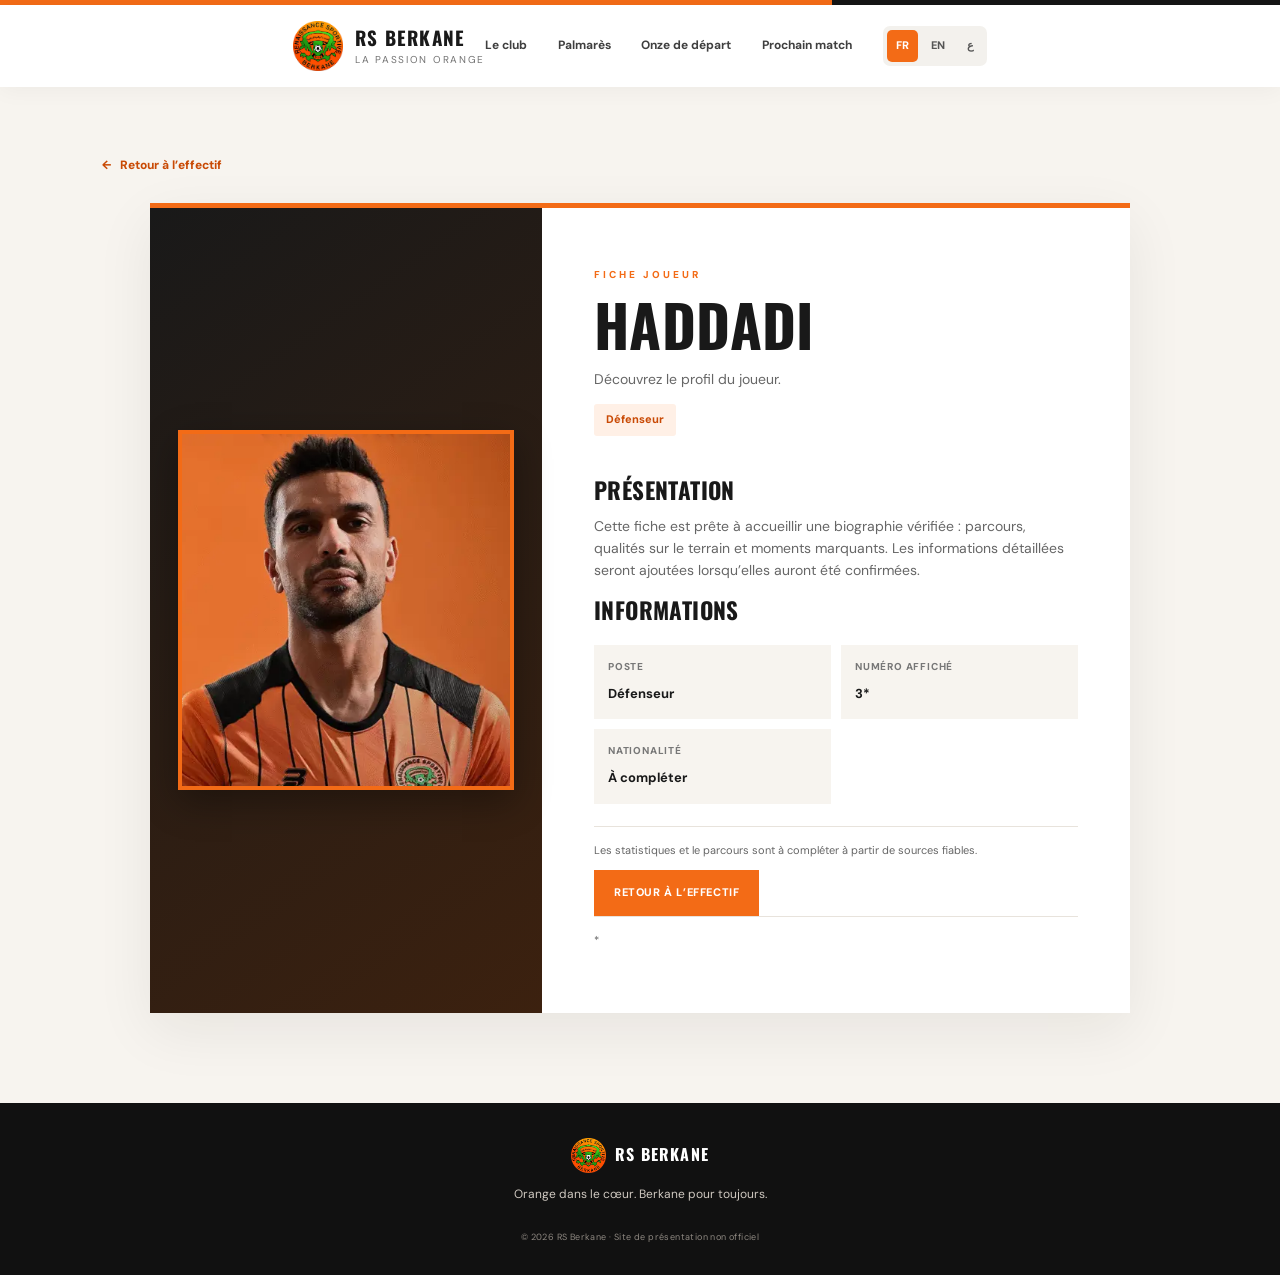
<file: players/haddadi.html>
<!doctype html>
<html lang="fr" dir="ltr">
<head>
  <meta charset="utf-8">
  <meta name="viewport" content="width=device-width, initial-scale=1">
  <meta name="theme-color" content="#f36b16">
  <meta name="description" content="Profil du joueur Haddadi de la Renaissance Sportive de Berkane.">
  <title>Haddadi — RS Berkane</title>
  <link rel="stylesheet" href="../style.css">
</head>
<body data-player="Haddadi">
  <div class="top-strip"></div>
  <header class="site-header">
    <a class="brand" href="../index.html#accueil" aria-label="RS Berkane accueil">
      <img src="../images/rsb.png" alt="Logo de la Renaissance Sportive de Berkane" class="brand-logo" onerror="if(!this.dataset.triedFallback){this.dataset.triedFallback='1';this.src=this.src.replace('/images/','/')}else{this.classList.add('missing-image')}">
      <span><strong>RS BERKANE</strong><small data-i18n="brandSub">La passion orange</small></span>
    </a>
    <button class="menu-toggle" id="menuToggle" aria-label="Ouvrir le menu" aria-expanded="false">☰</button>
    <nav id="mainNav">
      <a href="../index.html#club" data-i18n="navClub">Le club</a>
      <a href="../index.html#palmares" data-i18n="navHonours">Palmarès</a>
      <a href="../index.html#effectif" data-i18n="navSquad">Onze de départ</a>
      <a href="../index.html#match" data-i18n="navMatch">Prochain match</a>
      <div class="language-switch" aria-label="Choisir la langue">
        <button data-lang="fr" class="lang-btn active">FR</button>
        <button data-lang="en" class="lang-btn">EN</button>
        <button data-lang="ar" class="lang-btn">ع</button>
      </div>
    </nav>
  </header>
  <main class="profile-main">
    <a class="profile-back" href="../index.html#effectif">← <span data-i18n="backToSquad">Retour à l’effectif</span></a>
    <article class="profile-card">
      <div class="profile-portrait"><img src="../images/haddadi.jpeg" alt="Haddadi" onerror="if(!this.dataset.triedFallback){this.dataset.triedFallback='1';this.src=this.src.replace('/images/','/')}else{this.classList.add('missing-image')}"></div>
      <div class="profile-copy">
        <span class="eyebrow" data-i18n="profileEyebrow">FICHE JOUEUR</span>
        <h1>Haddadi</h1>
        <p data-i18n="profileIntro">Découvrez le profil du joueur.</p>
        <span class="profile-position" data-i18n="defender">Défenseur</span>
        <h2 data-i18n="profileBioTitle">Présentation</h2>
        <p data-i18n="profileBioText">Cette fiche est prête à accueillir une biographie vérifiée : parcours, qualités sur le terrain et moments marquants. Les informations détaillées seront ajoutées lorsqu’elles auront été confirmées.</p>
        <h2 data-i18n="profileDetailsTitle">Informations</h2>
        <div class="profile-details">
          <div class="profile-detail"><small data-i18n="profilePositionLabel">Poste</small><strong data-i18n="defender">Défenseur</strong></div>
          <div class="profile-detail"><small data-i18n="profileNumberLabel">Numéro affiché</small><strong>3*</strong></div>
          <div class="profile-detail"><small data-i18n="profileNationalityLabel">Nationalité</small><strong data-i18n="profileNationalityValue">À compléter</strong></div>
        </div>
        <p class="profile-note" data-i18n="profileDetailsPending">Les statistiques et le parcours sont à compléter à partir de sources fiables.</p>
        <a class="btn btn-primary" href="../index.html#effectif" data-i18n="backToSquad">Retour à l’effectif</a>
        <p class="profile-note">* <span data-i18n="squadNote">Les noms, numéros et la disposition sont illustratifs et peuvent être modifiés dans index.html.</span></p>
      </div>
    </article>
  </main>
  <footer class="site-footer">
    <a class="footer-brand" href="../index.html#accueil"><img src="../images/rsb.png" alt="" onerror="if(!this.dataset.triedFallback){this.dataset.triedFallback='1';this.src=this.src.replace('/images/','/')}else{this.classList.add('missing-image')}"><strong>RS BERKANE</strong></a>
    <p data-i18n="footerText">Orange dans le cœur. Berkane pour toujours.</p>
    <span>© <span id="year"></span> RS Berkane · <span data-i18n="fanSite">Site de présentation non officiel</span></span>
  </footer>
  <script src="../translations.js"></script>
  <script src="../script.js"></script>
</body>
</html>
</file>
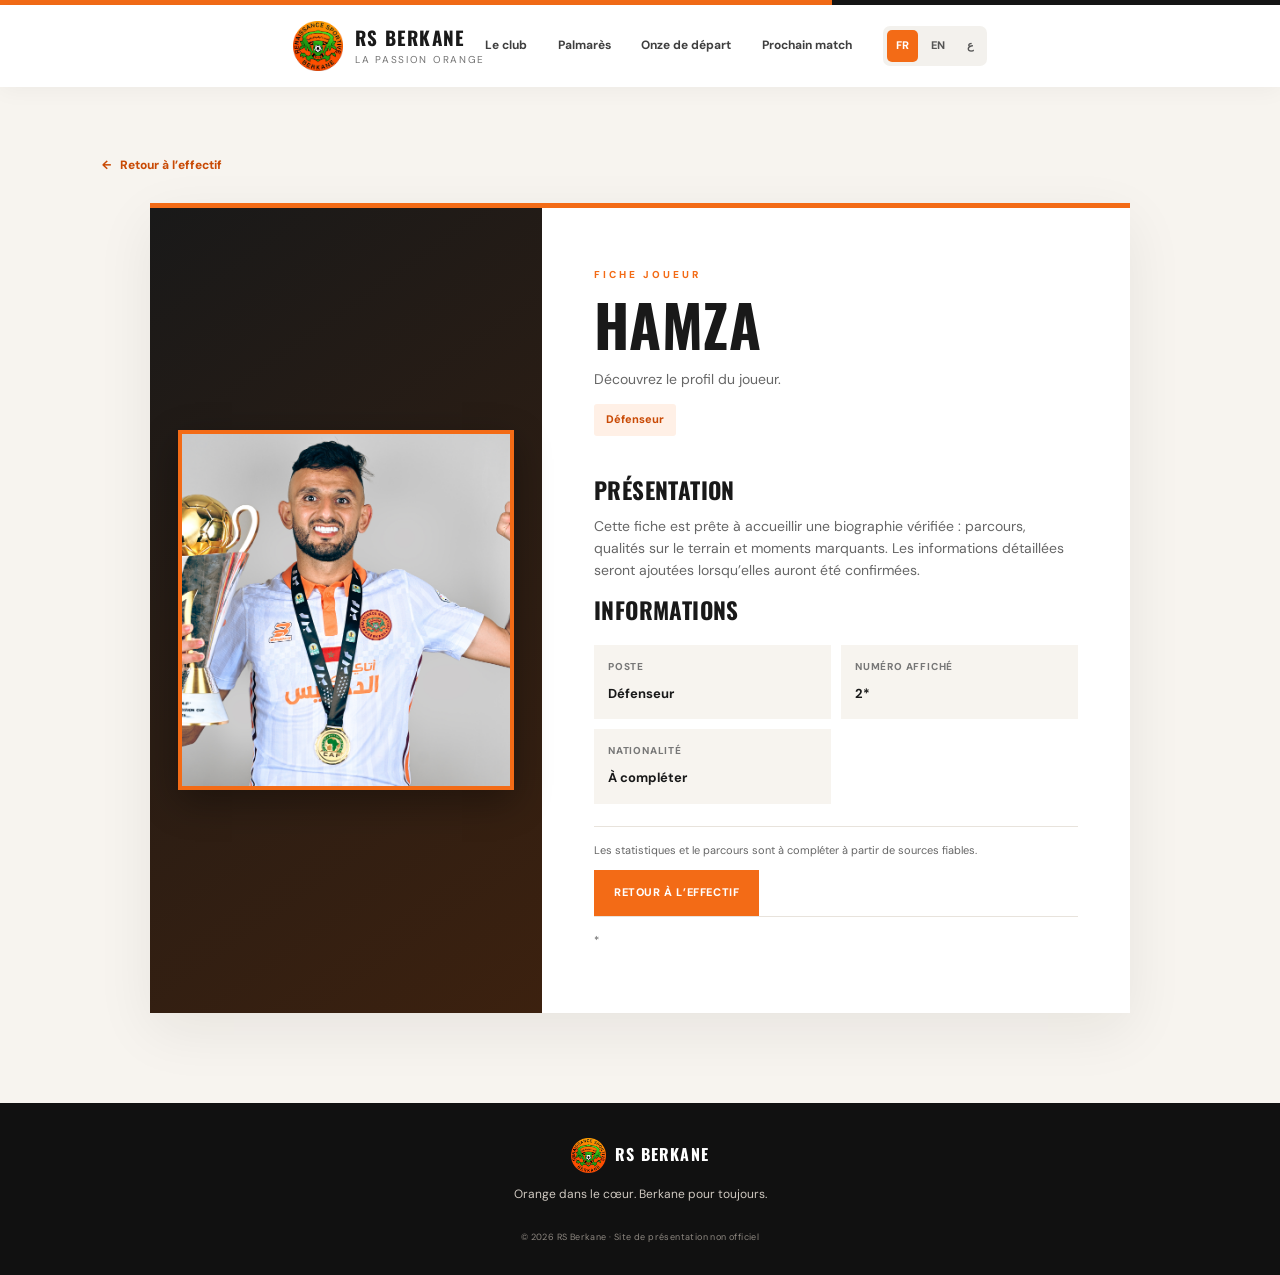
<file: players/hamza.html>
<!doctype html>
<html lang="fr" dir="ltr">
<head>
  <meta charset="utf-8">
  <meta name="viewport" content="width=device-width, initial-scale=1">
  <meta name="theme-color" content="#f36b16">
  <meta name="description" content="Profil du joueur Hamza de la Renaissance Sportive de Berkane.">
  <title>Hamza — RS Berkane</title>
  <link rel="stylesheet" href="../style.css">
</head>
<body data-player="Hamza">
  <div class="top-strip"></div>
  <header class="site-header">
    <a class="brand" href="../index.html#accueil" aria-label="RS Berkane accueil">
      <img src="../images/rsb.png" alt="Logo de la Renaissance Sportive de Berkane" class="brand-logo" onerror="if(!this.dataset.triedFallback){this.dataset.triedFallback='1';this.src=this.src.replace('/images/','/')}else{this.classList.add('missing-image')}">
      <span><strong>RS BERKANE</strong><small data-i18n="brandSub">La passion orange</small></span>
    </a>
    <button class="menu-toggle" id="menuToggle" aria-label="Ouvrir le menu" aria-expanded="false">☰</button>
    <nav id="mainNav">
      <a href="../index.html#club" data-i18n="navClub">Le club</a>
      <a href="../index.html#palmares" data-i18n="navHonours">Palmarès</a>
      <a href="../index.html#effectif" data-i18n="navSquad">Onze de départ</a>
      <a href="../index.html#match" data-i18n="navMatch">Prochain match</a>
      <div class="language-switch" aria-label="Choisir la langue">
        <button data-lang="fr" class="lang-btn active">FR</button>
        <button data-lang="en" class="lang-btn">EN</button>
        <button data-lang="ar" class="lang-btn">ع</button>
      </div>
    </nav>
  </header>
  <main class="profile-main">
    <a class="profile-back" href="../index.html#effectif">← <span data-i18n="backToSquad">Retour à l’effectif</span></a>
    <article class="profile-card">
      <div class="profile-portrait"><img src="../images/hamza.jpeg" alt="Hamza" onerror="if(!this.dataset.triedFallback){this.dataset.triedFallback='1';this.src=this.src.replace('/images/','/')}else{this.classList.add('missing-image')}"></div>
      <div class="profile-copy">
        <span class="eyebrow" data-i18n="profileEyebrow">FICHE JOUEUR</span>
        <h1>Hamza</h1>
        <p data-i18n="profileIntro">Découvrez le profil du joueur.</p>
        <span class="profile-position" data-i18n="defender">Défenseur</span>
        <h2 data-i18n="profileBioTitle">Présentation</h2>
        <p data-i18n="profileBioText">Cette fiche est prête à accueillir une biographie vérifiée : parcours, qualités sur le terrain et moments marquants. Les informations détaillées seront ajoutées lorsqu’elles auront été confirmées.</p>
        <h2 data-i18n="profileDetailsTitle">Informations</h2>
        <div class="profile-details">
          <div class="profile-detail"><small data-i18n="profilePositionLabel">Poste</small><strong data-i18n="defender">Défenseur</strong></div>
          <div class="profile-detail"><small data-i18n="profileNumberLabel">Numéro affiché</small><strong>2*</strong></div>
          <div class="profile-detail"><small data-i18n="profileNationalityLabel">Nationalité</small><strong data-i18n="profileNationalityValue">À compléter</strong></div>
        </div>
        <p class="profile-note" data-i18n="profileDetailsPending">Les statistiques et le parcours sont à compléter à partir de sources fiables.</p>
        <a class="btn btn-primary" href="../index.html#effectif" data-i18n="backToSquad">Retour à l’effectif</a>
        <p class="profile-note">* <span data-i18n="squadNote">Les noms, numéros et la disposition sont illustratifs et peuvent être modifiés dans index.html.</span></p>
      </div>
    </article>
  </main>
  <footer class="site-footer">
    <a class="footer-brand" href="../index.html#accueil"><img src="../images/rsb.png" alt="" onerror="if(!this.dataset.triedFallback){this.dataset.triedFallback='1';this.src=this.src.replace('/images/','/')}else{this.classList.add('missing-image')}"><strong>RS BERKANE</strong></a>
    <p data-i18n="footerText">Orange dans le cœur. Berkane pour toujours.</p>
    <span>© <span id="year"></span> RS Berkane · <span data-i18n="fanSite">Site de présentation non officiel</span></span>
  </footer>
  <script src="../translations.js"></script>
  <script src="../script.js"></script>
</body>
</html>
</file>
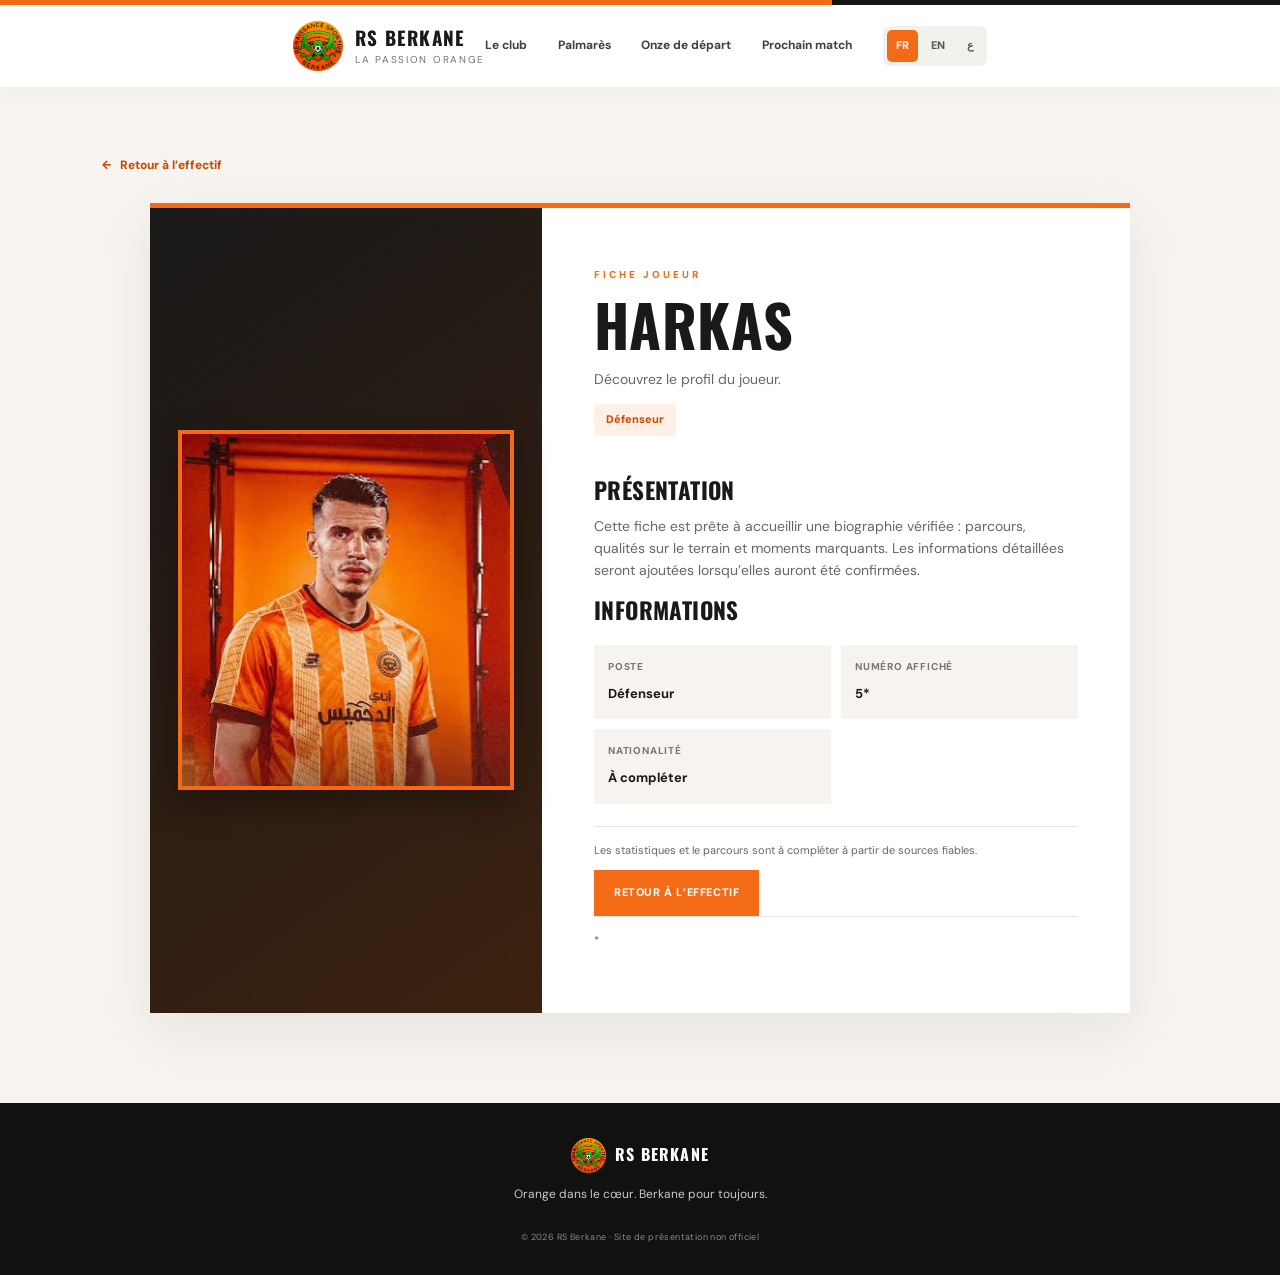
<file: players/harkas.html>
<!doctype html>
<html lang="fr" dir="ltr">
<head>
  <meta charset="utf-8">
  <meta name="viewport" content="width=device-width, initial-scale=1">
  <meta name="theme-color" content="#f36b16">
  <meta name="description" content="Profil du joueur Harkas de la Renaissance Sportive de Berkane.">
  <title>Harkas — RS Berkane</title>
  <link rel="stylesheet" href="../style.css">
</head>
<body data-player="Harkas">
  <div class="top-strip"></div>
  <header class="site-header">
    <a class="brand" href="../index.html#accueil" aria-label="RS Berkane accueil">
      <img src="../images/rsb.png" alt="Logo de la Renaissance Sportive de Berkane" class="brand-logo" onerror="if(!this.dataset.triedFallback){this.dataset.triedFallback='1';this.src=this.src.replace('/images/','/')}else{this.classList.add('missing-image')}">
      <span><strong>RS BERKANE</strong><small data-i18n="brandSub">La passion orange</small></span>
    </a>
    <button class="menu-toggle" id="menuToggle" aria-label="Ouvrir le menu" aria-expanded="false">☰</button>
    <nav id="mainNav">
      <a href="../index.html#club" data-i18n="navClub">Le club</a>
      <a href="../index.html#palmares" data-i18n="navHonours">Palmarès</a>
      <a href="../index.html#effectif" data-i18n="navSquad">Onze de départ</a>
      <a href="../index.html#match" data-i18n="navMatch">Prochain match</a>
      <div class="language-switch" aria-label="Choisir la langue">
        <button data-lang="fr" class="lang-btn active">FR</button>
        <button data-lang="en" class="lang-btn">EN</button>
        <button data-lang="ar" class="lang-btn">ع</button>
      </div>
    </nav>
  </header>
  <main class="profile-main">
    <a class="profile-back" href="../index.html#effectif">← <span data-i18n="backToSquad">Retour à l’effectif</span></a>
    <article class="profile-card">
      <div class="profile-portrait"><img src="../images/harkas.jpeg" alt="Harkas" onerror="if(!this.dataset.triedFallback){this.dataset.triedFallback='1';this.src=this.src.replace('/images/','/')}else{this.classList.add('missing-image')}"></div>
      <div class="profile-copy">
        <span class="eyebrow" data-i18n="profileEyebrow">FICHE JOUEUR</span>
        <h1>Harkas</h1>
        <p data-i18n="profileIntro">Découvrez le profil du joueur.</p>
        <span class="profile-position" data-i18n="defender">Défenseur</span>
        <h2 data-i18n="profileBioTitle">Présentation</h2>
        <p data-i18n="profileBioText">Cette fiche est prête à accueillir une biographie vérifiée : parcours, qualités sur le terrain et moments marquants. Les informations détaillées seront ajoutées lorsqu’elles auront été confirmées.</p>
        <h2 data-i18n="profileDetailsTitle">Informations</h2>
        <div class="profile-details">
          <div class="profile-detail"><small data-i18n="profilePositionLabel">Poste</small><strong data-i18n="defender">Défenseur</strong></div>
          <div class="profile-detail"><small data-i18n="profileNumberLabel">Numéro affiché</small><strong>5*</strong></div>
          <div class="profile-detail"><small data-i18n="profileNationalityLabel">Nationalité</small><strong data-i18n="profileNationalityValue">À compléter</strong></div>
        </div>
        <p class="profile-note" data-i18n="profileDetailsPending">Les statistiques et le parcours sont à compléter à partir de sources fiables.</p>
        <a class="btn btn-primary" href="../index.html#effectif" data-i18n="backToSquad">Retour à l’effectif</a>
        <p class="profile-note">* <span data-i18n="squadNote">Les noms, numéros et la disposition sont illustratifs et peuvent être modifiés dans index.html.</span></p>
      </div>
    </article>
  </main>
  <footer class="site-footer">
    <a class="footer-brand" href="../index.html#accueil"><img src="../images/rsb.png" alt="" onerror="if(!this.dataset.triedFallback){this.dataset.triedFallback='1';this.src=this.src.replace('/images/','/')}else{this.classList.add('missing-image')}"><strong>RS BERKANE</strong></a>
    <p data-i18n="footerText">Orange dans le cœur. Berkane pour toujours.</p>
    <span>© <span id="year"></span> RS Berkane · <span data-i18n="fanSite">Site de présentation non officiel</span></span>
  </footer>
  <script src="../translations.js"></script>
  <script src="../script.js"></script>
</body>
</html>
</file>
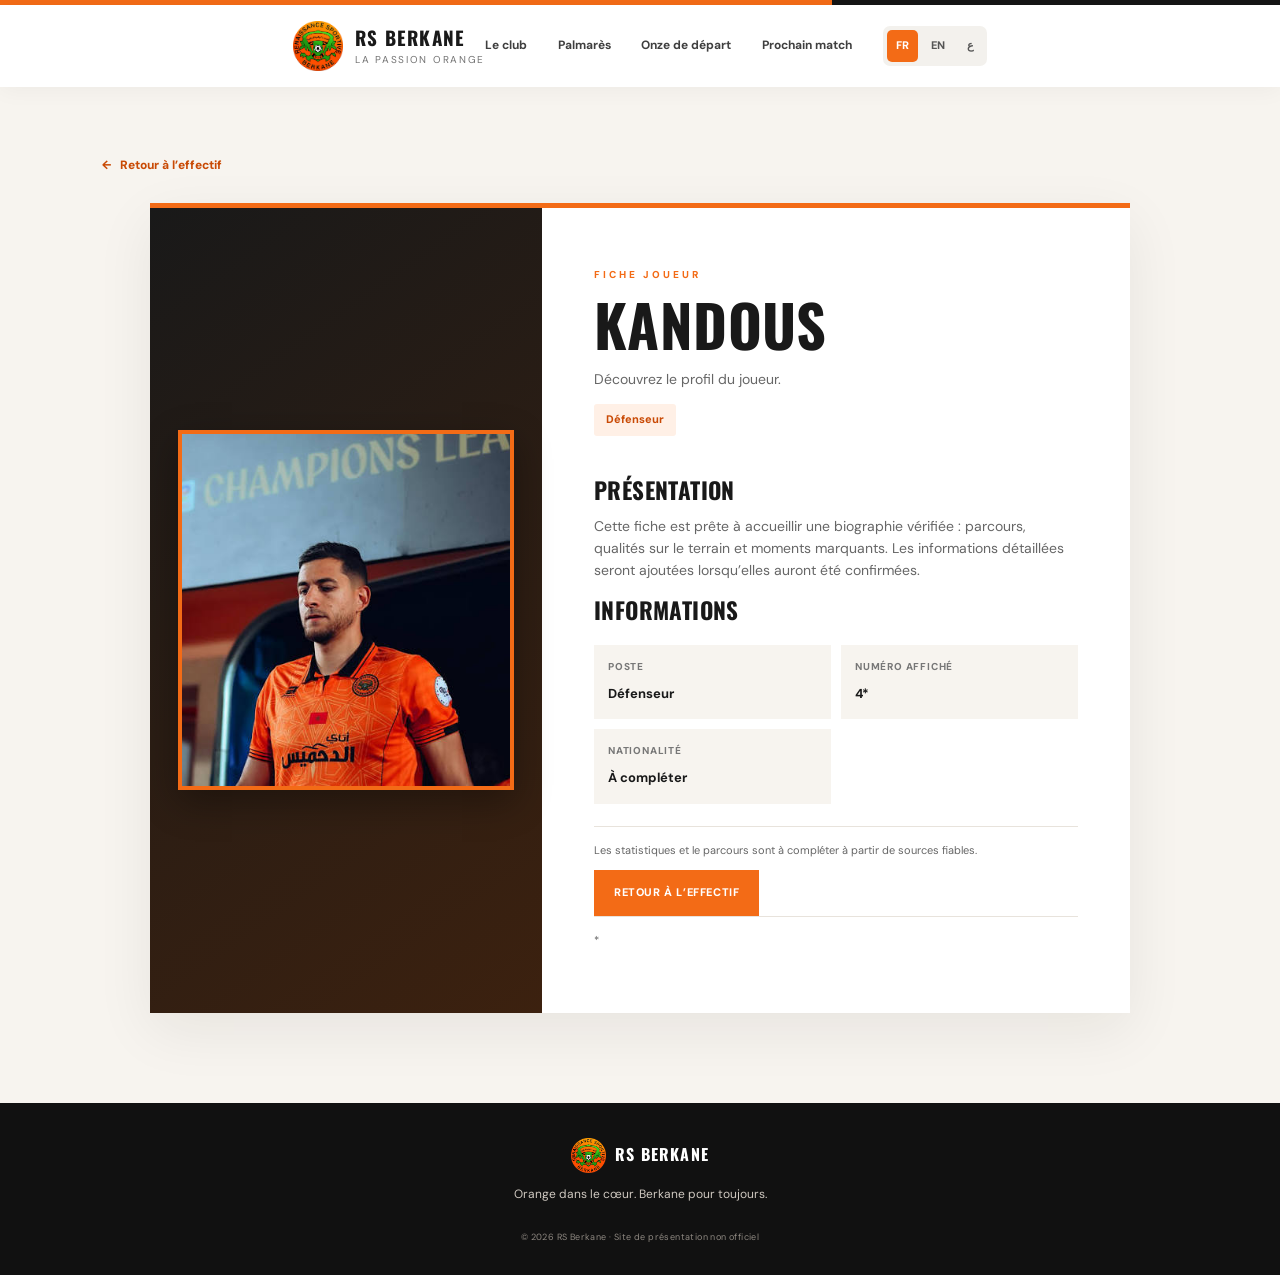
<file: players/kandous.html>
<!doctype html>
<html lang="fr" dir="ltr">
<head>
  <meta charset="utf-8">
  <meta name="viewport" content="width=device-width, initial-scale=1">
  <meta name="theme-color" content="#f36b16">
  <meta name="description" content="Profil du joueur Kandous de la Renaissance Sportive de Berkane.">
  <title>Kandous — RS Berkane</title>
  <link rel="stylesheet" href="../style.css">
</head>
<body data-player="Kandous">
  <div class="top-strip"></div>
  <header class="site-header">
    <a class="brand" href="../index.html#accueil" aria-label="RS Berkane accueil">
      <img src="../images/rsb.png" alt="Logo de la Renaissance Sportive de Berkane" class="brand-logo" onerror="if(!this.dataset.triedFallback){this.dataset.triedFallback='1';this.src=this.src.replace('/images/','/')}else{this.classList.add('missing-image')}">
      <span><strong>RS BERKANE</strong><small data-i18n="brandSub">La passion orange</small></span>
    </a>
    <button class="menu-toggle" id="menuToggle" aria-label="Ouvrir le menu" aria-expanded="false">☰</button>
    <nav id="mainNav">
      <a href="../index.html#club" data-i18n="navClub">Le club</a>
      <a href="../index.html#palmares" data-i18n="navHonours">Palmarès</a>
      <a href="../index.html#effectif" data-i18n="navSquad">Onze de départ</a>
      <a href="../index.html#match" data-i18n="navMatch">Prochain match</a>
      <div class="language-switch" aria-label="Choisir la langue">
        <button data-lang="fr" class="lang-btn active">FR</button>
        <button data-lang="en" class="lang-btn">EN</button>
        <button data-lang="ar" class="lang-btn">ع</button>
      </div>
    </nav>
  </header>
  <main class="profile-main">
    <a class="profile-back" href="../index.html#effectif">← <span data-i18n="backToSquad">Retour à l’effectif</span></a>
    <article class="profile-card">
      <div class="profile-portrait"><img src="../images/kandous.jpeg" alt="Kandous" onerror="if(!this.dataset.triedFallback){this.dataset.triedFallback='1';this.src=this.src.replace('/images/','/')}else{this.classList.add('missing-image')}"></div>
      <div class="profile-copy">
        <span class="eyebrow" data-i18n="profileEyebrow">FICHE JOUEUR</span>
        <h1>Kandous</h1>
        <p data-i18n="profileIntro">Découvrez le profil du joueur.</p>
        <span class="profile-position" data-i18n="defender">Défenseur</span>
        <h2 data-i18n="profileBioTitle">Présentation</h2>
        <p data-i18n="profileBioText">Cette fiche est prête à accueillir une biographie vérifiée : parcours, qualités sur le terrain et moments marquants. Les informations détaillées seront ajoutées lorsqu’elles auront été confirmées.</p>
        <h2 data-i18n="profileDetailsTitle">Informations</h2>
        <div class="profile-details">
          <div class="profile-detail"><small data-i18n="profilePositionLabel">Poste</small><strong data-i18n="defender">Défenseur</strong></div>
          <div class="profile-detail"><small data-i18n="profileNumberLabel">Numéro affiché</small><strong>4*</strong></div>
          <div class="profile-detail"><small data-i18n="profileNationalityLabel">Nationalité</small><strong data-i18n="profileNationalityValue">À compléter</strong></div>
        </div>
        <p class="profile-note" data-i18n="profileDetailsPending">Les statistiques et le parcours sont à compléter à partir de sources fiables.</p>
        <a class="btn btn-primary" href="../index.html#effectif" data-i18n="backToSquad">Retour à l’effectif</a>
        <p class="profile-note">* <span data-i18n="squadNote">Les noms, numéros et la disposition sont illustratifs et peuvent être modifiés dans index.html.</span></p>
      </div>
    </article>
  </main>
  <footer class="site-footer">
    <a class="footer-brand" href="../index.html#accueil"><img src="../images/rsb.png" alt="" onerror="if(!this.dataset.triedFallback){this.dataset.triedFallback='1';this.src=this.src.replace('/images/','/')}else{this.classList.add('missing-image')}"><strong>RS BERKANE</strong></a>
    <p data-i18n="footerText">Orange dans le cœur. Berkane pour toujours.</p>
    <span>© <span id="year"></span> RS Berkane · <span data-i18n="fanSite">Site de présentation non officiel</span></span>
  </footer>
  <script src="../translations.js"></script>
  <script src="../script.js"></script>
</body>
</html>
</file>
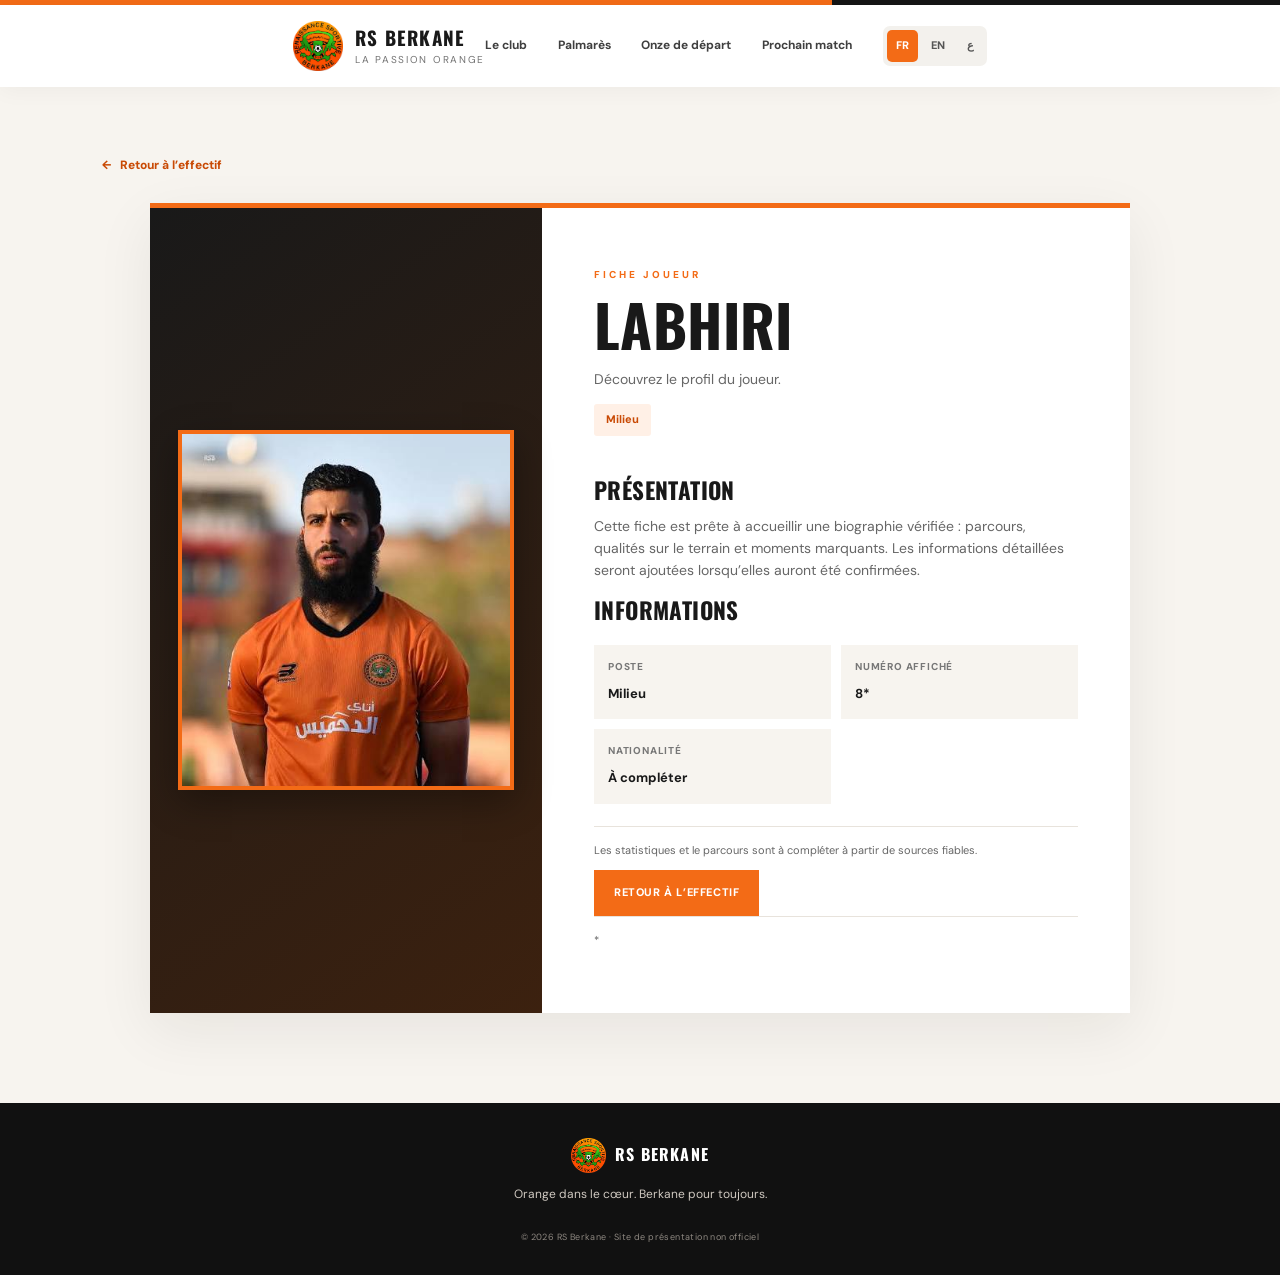
<file: players/labhiri.html>
<!doctype html>
<html lang="fr" dir="ltr">
<head>
  <meta charset="utf-8">
  <meta name="viewport" content="width=device-width, initial-scale=1">
  <meta name="theme-color" content="#f36b16">
  <meta name="description" content="Profil du joueur Labhiri de la Renaissance Sportive de Berkane.">
  <title>Labhiri — RS Berkane</title>
  <link rel="stylesheet" href="../style.css">
</head>
<body data-player="Labhiri">
  <div class="top-strip"></div>
  <header class="site-header">
    <a class="brand" href="../index.html#accueil" aria-label="RS Berkane accueil">
      <img src="../images/rsb.png" alt="Logo de la Renaissance Sportive de Berkane" class="brand-logo" onerror="if(!this.dataset.triedFallback){this.dataset.triedFallback='1';this.src=this.src.replace('/images/','/')}else{this.classList.add('missing-image')}">
      <span><strong>RS BERKANE</strong><small data-i18n="brandSub">La passion orange</small></span>
    </a>
    <button class="menu-toggle" id="menuToggle" aria-label="Ouvrir le menu" aria-expanded="false">☰</button>
    <nav id="mainNav">
      <a href="../index.html#club" data-i18n="navClub">Le club</a>
      <a href="../index.html#palmares" data-i18n="navHonours">Palmarès</a>
      <a href="../index.html#effectif" data-i18n="navSquad">Onze de départ</a>
      <a href="../index.html#match" data-i18n="navMatch">Prochain match</a>
      <div class="language-switch" aria-label="Choisir la langue">
        <button data-lang="fr" class="lang-btn active">FR</button>
        <button data-lang="en" class="lang-btn">EN</button>
        <button data-lang="ar" class="lang-btn">ع</button>
      </div>
    </nav>
  </header>
  <main class="profile-main">
    <a class="profile-back" href="../index.html#effectif">← <span data-i18n="backToSquad">Retour à l’effectif</span></a>
    <article class="profile-card">
      <div class="profile-portrait"><img src="../images/labhiri.jpeg" alt="Labhiri" onerror="if(!this.dataset.triedFallback){this.dataset.triedFallback='1';this.src=this.src.replace('/images/','/')}else{this.classList.add('missing-image')}"></div>
      <div class="profile-copy">
        <span class="eyebrow" data-i18n="profileEyebrow">FICHE JOUEUR</span>
        <h1>Labhiri</h1>
        <p data-i18n="profileIntro">Découvrez le profil du joueur.</p>
        <span class="profile-position" data-i18n="midfielder">Milieu</span>
        <h2 data-i18n="profileBioTitle">Présentation</h2>
        <p data-i18n="profileBioText">Cette fiche est prête à accueillir une biographie vérifiée : parcours, qualités sur le terrain et moments marquants. Les informations détaillées seront ajoutées lorsqu’elles auront été confirmées.</p>
        <h2 data-i18n="profileDetailsTitle">Informations</h2>
        <div class="profile-details">
          <div class="profile-detail"><small data-i18n="profilePositionLabel">Poste</small><strong data-i18n="midfielder">Milieu</strong></div>
          <div class="profile-detail"><small data-i18n="profileNumberLabel">Numéro affiché</small><strong>8*</strong></div>
          <div class="profile-detail"><small data-i18n="profileNationalityLabel">Nationalité</small><strong data-i18n="profileNationalityValue">À compléter</strong></div>
        </div>
        <p class="profile-note" data-i18n="profileDetailsPending">Les statistiques et le parcours sont à compléter à partir de sources fiables.</p>
        <a class="btn btn-primary" href="../index.html#effectif" data-i18n="backToSquad">Retour à l’effectif</a>
        <p class="profile-note">* <span data-i18n="squadNote">Les noms, numéros et la disposition sont illustratifs et peuvent être modifiés dans index.html.</span></p>
      </div>
    </article>
  </main>
  <footer class="site-footer">
    <a class="footer-brand" href="../index.html#accueil"><img src="../images/rsb.png" alt="" onerror="if(!this.dataset.triedFallback){this.dataset.triedFallback='1';this.src=this.src.replace('/images/','/')}else{this.classList.add('missing-image')}"><strong>RS BERKANE</strong></a>
    <p data-i18n="footerText">Orange dans le cœur. Berkane pour toujours.</p>
    <span>© <span id="year"></span> RS Berkane · <span data-i18n="fanSite">Site de présentation non officiel</span></span>
  </footer>
  <script src="../translations.js"></script>
  <script src="../script.js"></script>
</body>
</html>
</file>
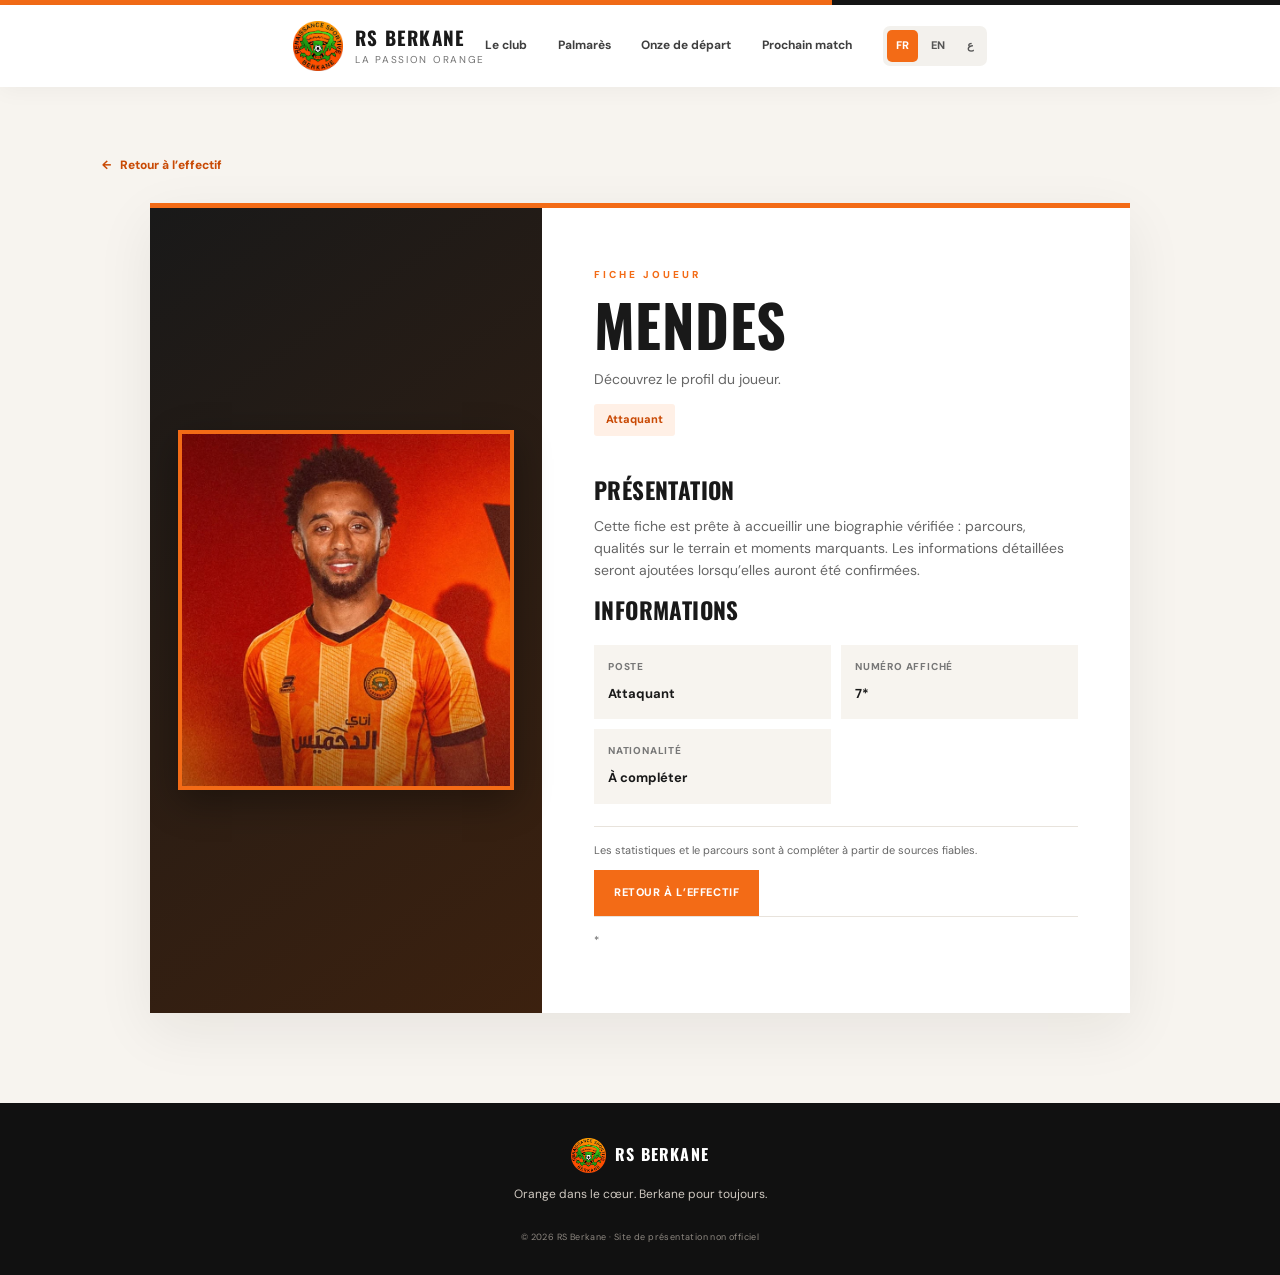
<file: players/mendes.html>
<!doctype html>
<html lang="fr" dir="ltr">
<head>
  <meta charset="utf-8">
  <meta name="viewport" content="width=device-width, initial-scale=1">
  <meta name="theme-color" content="#f36b16">
  <meta name="description" content="Profil du joueur Mendes de la Renaissance Sportive de Berkane.">
  <title>Mendes — RS Berkane</title>
  <link rel="stylesheet" href="../style.css">
</head>
<body data-player="Mendes">
  <div class="top-strip"></div>
  <header class="site-header">
    <a class="brand" href="../index.html#accueil" aria-label="RS Berkane accueil">
      <img src="../images/rsb.png" alt="Logo de la Renaissance Sportive de Berkane" class="brand-logo" onerror="if(!this.dataset.triedFallback){this.dataset.triedFallback='1';this.src=this.src.replace('/images/','/')}else{this.classList.add('missing-image')}">
      <span><strong>RS BERKANE</strong><small data-i18n="brandSub">La passion orange</small></span>
    </a>
    <button class="menu-toggle" id="menuToggle" aria-label="Ouvrir le menu" aria-expanded="false">☰</button>
    <nav id="mainNav">
      <a href="../index.html#club" data-i18n="navClub">Le club</a>
      <a href="../index.html#palmares" data-i18n="navHonours">Palmarès</a>
      <a href="../index.html#effectif" data-i18n="navSquad">Onze de départ</a>
      <a href="../index.html#match" data-i18n="navMatch">Prochain match</a>
      <div class="language-switch" aria-label="Choisir la langue">
        <button data-lang="fr" class="lang-btn active">FR</button>
        <button data-lang="en" class="lang-btn">EN</button>
        <button data-lang="ar" class="lang-btn">ع</button>
      </div>
    </nav>
  </header>
  <main class="profile-main">
    <a class="profile-back" href="../index.html#effectif">← <span data-i18n="backToSquad">Retour à l’effectif</span></a>
    <article class="profile-card">
      <div class="profile-portrait"><img src="../images/mendes.jpeg" alt="Mendes" onerror="if(!this.dataset.triedFallback){this.dataset.triedFallback='1';this.src=this.src.replace('/images/','/')}else{this.classList.add('missing-image')}"></div>
      <div class="profile-copy">
        <span class="eyebrow" data-i18n="profileEyebrow">FICHE JOUEUR</span>
        <h1>Mendes</h1>
        <p data-i18n="profileIntro">Découvrez le profil du joueur.</p>
        <span class="profile-position" data-i18n="forward">Attaquant</span>
        <h2 data-i18n="profileBioTitle">Présentation</h2>
        <p data-i18n="profileBioText">Cette fiche est prête à accueillir une biographie vérifiée : parcours, qualités sur le terrain et moments marquants. Les informations détaillées seront ajoutées lorsqu’elles auront été confirmées.</p>
        <h2 data-i18n="profileDetailsTitle">Informations</h2>
        <div class="profile-details">
          <div class="profile-detail"><small data-i18n="profilePositionLabel">Poste</small><strong data-i18n="forward">Attaquant</strong></div>
          <div class="profile-detail"><small data-i18n="profileNumberLabel">Numéro affiché</small><strong>7*</strong></div>
          <div class="profile-detail"><small data-i18n="profileNationalityLabel">Nationalité</small><strong data-i18n="profileNationalityValue">À compléter</strong></div>
        </div>
        <p class="profile-note" data-i18n="profileDetailsPending">Les statistiques et le parcours sont à compléter à partir de sources fiables.</p>
        <a class="btn btn-primary" href="../index.html#effectif" data-i18n="backToSquad">Retour à l’effectif</a>
        <p class="profile-note">* <span data-i18n="squadNote">Les noms, numéros et la disposition sont illustratifs et peuvent être modifiés dans index.html.</span></p>
      </div>
    </article>
  </main>
  <footer class="site-footer">
    <a class="footer-brand" href="../index.html#accueil"><img src="../images/rsb.png" alt="" onerror="if(!this.dataset.triedFallback){this.dataset.triedFallback='1';this.src=this.src.replace('/images/','/')}else{this.classList.add('missing-image')}"><strong>RS BERKANE</strong></a>
    <p data-i18n="footerText">Orange dans le cœur. Berkane pour toujours.</p>
    <span>© <span id="year"></span> RS Berkane · <span data-i18n="fanSite">Site de présentation non officiel</span></span>
  </footer>
  <script src="../translations.js"></script>
  <script src="../script.js"></script>
</body>
</html>
</file>
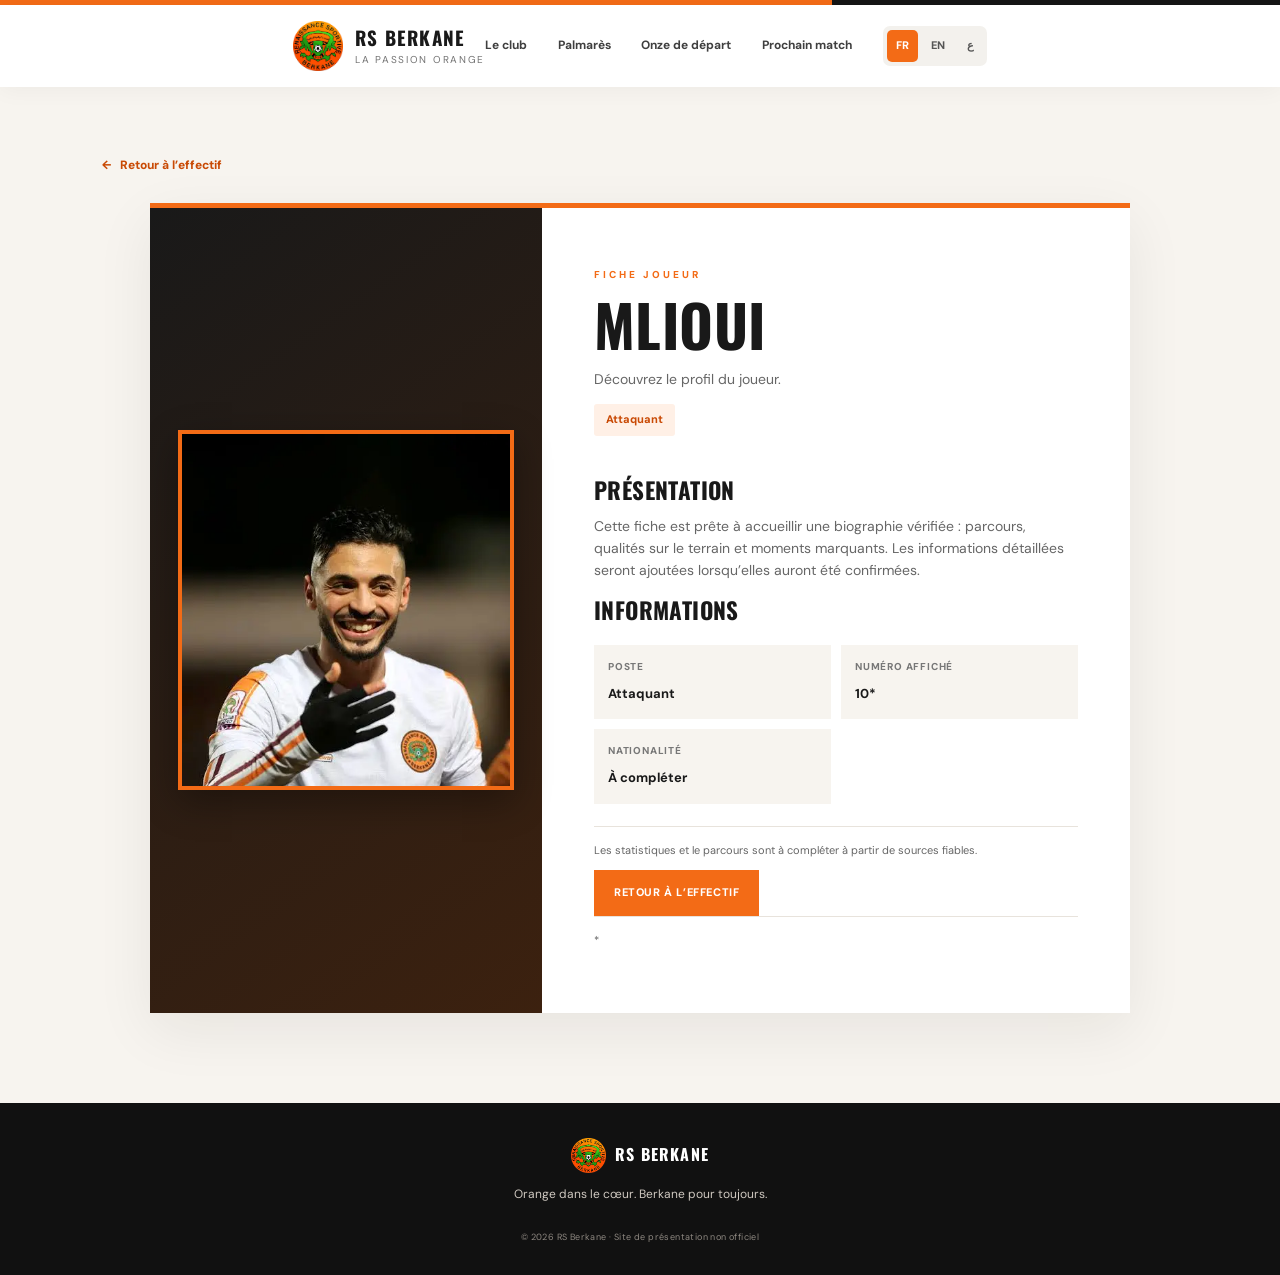
<file: players/mlioui.html>
<!doctype html>
<html lang="fr" dir="ltr">
<head>
  <meta charset="utf-8">
  <meta name="viewport" content="width=device-width, initial-scale=1">
  <meta name="theme-color" content="#f36b16">
  <meta name="description" content="Profil du joueur Mlioui de la Renaissance Sportive de Berkane.">
  <title>Mlioui — RS Berkane</title>
  <link rel="stylesheet" href="../style.css">
</head>
<body data-player="Mlioui">
  <div class="top-strip"></div>
  <header class="site-header">
    <a class="brand" href="../index.html#accueil" aria-label="RS Berkane accueil">
      <img src="../images/rsb.png" alt="Logo de la Renaissance Sportive de Berkane" class="brand-logo" onerror="if(!this.dataset.triedFallback){this.dataset.triedFallback='1';this.src=this.src.replace('/images/','/')}else{this.classList.add('missing-image')}">
      <span><strong>RS BERKANE</strong><small data-i18n="brandSub">La passion orange</small></span>
    </a>
    <button class="menu-toggle" id="menuToggle" aria-label="Ouvrir le menu" aria-expanded="false">☰</button>
    <nav id="mainNav">
      <a href="../index.html#club" data-i18n="navClub">Le club</a>
      <a href="../index.html#palmares" data-i18n="navHonours">Palmarès</a>
      <a href="../index.html#effectif" data-i18n="navSquad">Onze de départ</a>
      <a href="../index.html#match" data-i18n="navMatch">Prochain match</a>
      <div class="language-switch" aria-label="Choisir la langue">
        <button data-lang="fr" class="lang-btn active">FR</button>
        <button data-lang="en" class="lang-btn">EN</button>
        <button data-lang="ar" class="lang-btn">ع</button>
      </div>
    </nav>
  </header>
  <main class="profile-main">
    <a class="profile-back" href="../index.html#effectif">← <span data-i18n="backToSquad">Retour à l’effectif</span></a>
    <article class="profile-card">
      <div class="profile-portrait"><img src="../images/mlioui.jpeg" alt="Mlioui" onerror="if(!this.dataset.triedFallback){this.dataset.triedFallback='1';this.src=this.src.replace('/images/','/')}else{this.classList.add('missing-image')}"></div>
      <div class="profile-copy">
        <span class="eyebrow" data-i18n="profileEyebrow">FICHE JOUEUR</span>
        <h1>Mlioui</h1>
        <p data-i18n="profileIntro">Découvrez le profil du joueur.</p>
        <span class="profile-position" data-i18n="forward">Attaquant</span>
        <h2 data-i18n="profileBioTitle">Présentation</h2>
        <p data-i18n="profileBioText">Cette fiche est prête à accueillir une biographie vérifiée : parcours, qualités sur le terrain et moments marquants. Les informations détaillées seront ajoutées lorsqu’elles auront été confirmées.</p>
        <h2 data-i18n="profileDetailsTitle">Informations</h2>
        <div class="profile-details">
          <div class="profile-detail"><small data-i18n="profilePositionLabel">Poste</small><strong data-i18n="forward">Attaquant</strong></div>
          <div class="profile-detail"><small data-i18n="profileNumberLabel">Numéro affiché</small><strong>10*</strong></div>
          <div class="profile-detail"><small data-i18n="profileNationalityLabel">Nationalité</small><strong data-i18n="profileNationalityValue">À compléter</strong></div>
        </div>
        <p class="profile-note" data-i18n="profileDetailsPending">Les statistiques et le parcours sont à compléter à partir de sources fiables.</p>
        <a class="btn btn-primary" href="../index.html#effectif" data-i18n="backToSquad">Retour à l’effectif</a>
        <p class="profile-note">* <span data-i18n="squadNote">Les noms, numéros et la disposition sont illustratifs et peuvent être modifiés dans index.html.</span></p>
      </div>
    </article>
  </main>
  <footer class="site-footer">
    <a class="footer-brand" href="../index.html#accueil"><img src="../images/rsb.png" alt="" onerror="if(!this.dataset.triedFallback){this.dataset.triedFallback='1';this.src=this.src.replace('/images/','/')}else{this.classList.add('missing-image')}"><strong>RS BERKANE</strong></a>
    <p data-i18n="footerText">Orange dans le cœur. Berkane pour toujours.</p>
    <span>© <span id="year"></span> RS Berkane · <span data-i18n="fanSite">Site de présentation non officiel</span></span>
  </footer>
  <script src="../translations.js"></script>
  <script src="../script.js"></script>
</body>
</html>
</file>
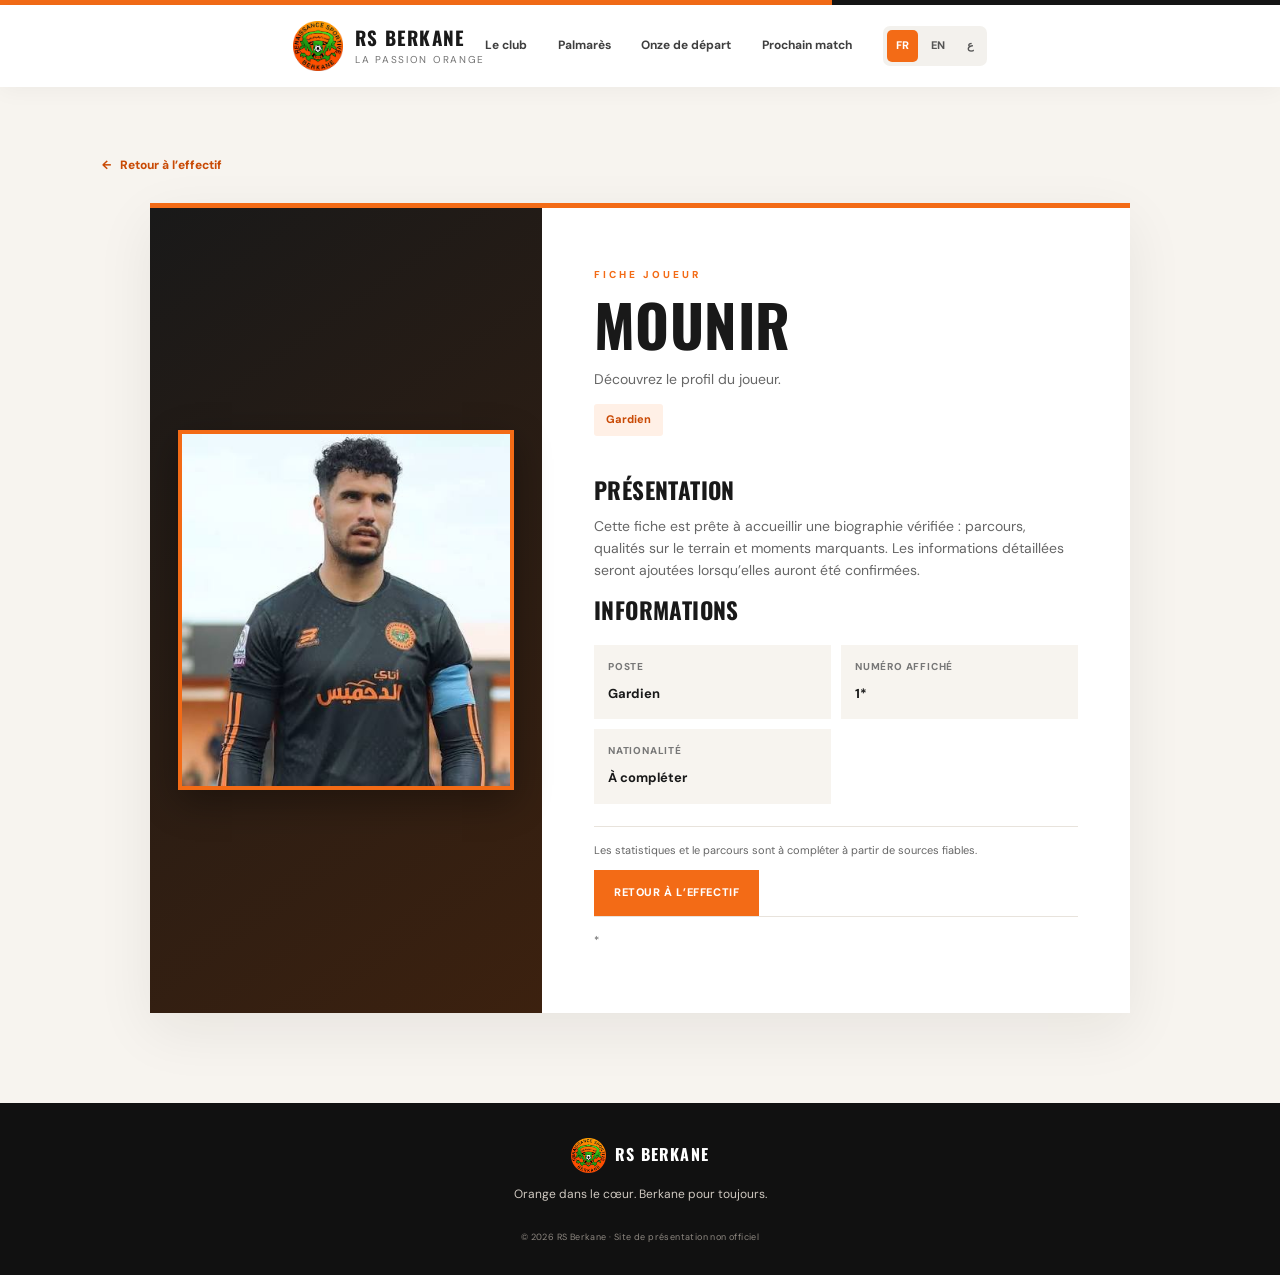
<file: players/mounir.html>
<!doctype html>
<html lang="fr" dir="ltr">
<head>
  <meta charset="utf-8">
  <meta name="viewport" content="width=device-width, initial-scale=1">
  <meta name="theme-color" content="#f36b16">
  <meta name="description" content="Profil du joueur Mounir de la Renaissance Sportive de Berkane.">
  <title>Mounir — RS Berkane</title>
  <link rel="stylesheet" href="../style.css">
</head>
<body data-player="Mounir">
  <div class="top-strip"></div>
  <header class="site-header">
    <a class="brand" href="../index.html#accueil" aria-label="RS Berkane accueil">
      <img src="../images/rsb.png" alt="Logo de la Renaissance Sportive de Berkane" class="brand-logo" onerror="if(!this.dataset.triedFallback){this.dataset.triedFallback='1';this.src=this.src.replace('/images/','/')}else{this.classList.add('missing-image')}">
      <span><strong>RS BERKANE</strong><small data-i18n="brandSub">La passion orange</small></span>
    </a>
    <button class="menu-toggle" id="menuToggle" aria-label="Ouvrir le menu" aria-expanded="false">☰</button>
    <nav id="mainNav">
      <a href="../index.html#club" data-i18n="navClub">Le club</a>
      <a href="../index.html#palmares" data-i18n="navHonours">Palmarès</a>
      <a href="../index.html#effectif" data-i18n="navSquad">Onze de départ</a>
      <a href="../index.html#match" data-i18n="navMatch">Prochain match</a>
      <div class="language-switch" aria-label="Choisir la langue">
        <button data-lang="fr" class="lang-btn active">FR</button>
        <button data-lang="en" class="lang-btn">EN</button>
        <button data-lang="ar" class="lang-btn">ع</button>
      </div>
    </nav>
  </header>
  <main class="profile-main">
    <a class="profile-back" href="../index.html#effectif">← <span data-i18n="backToSquad">Retour à l’effectif</span></a>
    <article class="profile-card">
      <div class="profile-portrait"><img src="../images/mounir.jpeg" alt="Mounir" onerror="if(!this.dataset.triedFallback){this.dataset.triedFallback='1';this.src=this.src.replace('/images/','/')}else{this.classList.add('missing-image')}"></div>
      <div class="profile-copy">
        <span class="eyebrow" data-i18n="profileEyebrow">FICHE JOUEUR</span>
        <h1>Mounir</h1>
        <p data-i18n="profileIntro">Découvrez le profil du joueur.</p>
        <span class="profile-position" data-i18n="goalkeeper">Gardien</span>
        <h2 data-i18n="profileBioTitle">Présentation</h2>
        <p data-i18n="profileBioText">Cette fiche est prête à accueillir une biographie vérifiée : parcours, qualités sur le terrain et moments marquants. Les informations détaillées seront ajoutées lorsqu’elles auront été confirmées.</p>
        <h2 data-i18n="profileDetailsTitle">Informations</h2>
        <div class="profile-details">
          <div class="profile-detail"><small data-i18n="profilePositionLabel">Poste</small><strong data-i18n="goalkeeper">Gardien</strong></div>
          <div class="profile-detail"><small data-i18n="profileNumberLabel">Numéro affiché</small><strong>1*</strong></div>
          <div class="profile-detail"><small data-i18n="profileNationalityLabel">Nationalité</small><strong data-i18n="profileNationalityValue">À compléter</strong></div>
        </div>
        <p class="profile-note" data-i18n="profileDetailsPending">Les statistiques et le parcours sont à compléter à partir de sources fiables.</p>
        <a class="btn btn-primary" href="../index.html#effectif" data-i18n="backToSquad">Retour à l’effectif</a>
        <p class="profile-note">* <span data-i18n="squadNote">Les noms, numéros et la disposition sont illustratifs et peuvent être modifiés dans index.html.</span></p>
      </div>
    </article>
  </main>
  <footer class="site-footer">
    <a class="footer-brand" href="../index.html#accueil"><img src="../images/rsb.png" alt="" onerror="if(!this.dataset.triedFallback){this.dataset.triedFallback='1';this.src=this.src.replace('/images/','/')}else{this.classList.add('missing-image')}"><strong>RS BERKANE</strong></a>
    <p data-i18n="footerText">Orange dans le cœur. Berkane pour toujours.</p>
    <span>© <span id="year"></span> RS Berkane · <span data-i18n="fanSite">Site de présentation non officiel</span></span>
  </footer>
  <script src="../translations.js"></script>
  <script src="../script.js"></script>
</body>
</html>
</file>
<file: style.css>
@import url('https://fonts.googleapis.com/css2?family=DM+Sans:wght@400;500;600;700&family=Oswald:wght@400;500;600;700&family=Cairo:wght@400;600;700;800&display=swap');

:root{--orange:#f36b16;--orange-dark:#c94a05;--black:#101010;--ink:#191919;--muted:#737373;--cream:#f7f4ef;--white:#fff;--line:#e8e3dc;--green:#247d4a}
*{box-sizing:border-box}
html{scroll-behavior:smooth;scroll-padding-top:86px}
body{margin:0;background:var(--cream);color:var(--ink);font-family:"DM Sans",Arial,sans-serif;line-height:1.6}
img{max-width:100%;display:block}
a{color:inherit;text-decoration:none}
button{font:inherit}
.top-strip{height:5px;background:linear-gradient(90deg,var(--orange) 0 65%,#151515 65% 100%)}
.site-header{height:82px;display:flex;align-items:center;justify-content:center;padding:0 clamp(20px,6vw,88px);background:#fff;position:sticky;top:0;z-index:20;box-shadow:0 3px 22px #0000000b}
.brand{display:flex;align-items:center;gap:12px;min-width:180px}
.brand-logo{width:50px;height:50px;object-fit:contain}
.brand span{display:flex;flex-direction:column;line-height:1.2}
.brand strong,.footer-brand strong{font-family:Oswald,sans-serif;font-size:19px;letter-spacing:1.2px}
.brand small{font-size:10px;letter-spacing:1.7px;text-transform:uppercase;color:var(--muted);margin-top:5px}
nav{display:flex;align-items:center;gap:clamp(14px,2.4vw,34px)}
nav>a{font-size:12px;font-weight:700;color:#3f3f3f;transition:color .2s}
nav>a:hover{color:var(--orange)}
.language-switch{display:flex;gap:4px;background:#f3f1ed;border-radius:7px;padding:4px}
.lang-btn{border:0;background:transparent;padding:7px 9px;border-radius:5px;font-size:11px;font-weight:800;cursor:pointer;color:#555}
.lang-btn.active{background:var(--orange);color:#fff}
.menu-toggle{display:none;border:0;background:transparent;font-size:27px;cursor:pointer}
.hero{position:relative;min-height:610px;display:flex;align-items:center;overflow:hidden;background:linear-gradient(112deg,#151515 0%,#1b1714 56%,#3a1b0a 100%);color:white;padding:90px clamp(24px,10vw,145px)}
.hero:before{content:"";position:absolute;right:-4%;top:-24%;height:135%;width:57%;background:linear-gradient(135deg,#f36b16,#b94300);transform:skewX(-15deg);opacity:.95}
.hero:after{content:"";position:absolute;right:6%;top:8%;width:39%;height:84%;border:1px solid #ffffff33;transform:skewX(-15deg)}
.hero-overlay{position:absolute;inset:0;background:radial-gradient(ellipse at 70% 45%,transparent 0%,#10101099 72%);z-index:1}
.hero-content{position:relative;z-index:2;max-width:620px}
.eyebrow{display:inline-block;font-size:10px;font-weight:800;letter-spacing:3px;color:var(--orange);margin-bottom:16px}
.hero .eyebrow{color:#ff9b5e}
h1,h2,h3,p{margin-top:0}
h1,h2{font-family:Oswald,Impact,sans-serif;text-transform:uppercase;line-height:1.08;letter-spacing:.4px}
h1{font-size:clamp(48px,6.7vw,86px);margin-bottom:22px}
h1 em,h2 em{font-style:normal;color:var(--orange)}
.hero p{max-width:480px;color:#dedbd7;font-size:15px;margin-bottom:30px}
.hero-actions{display:flex;flex-wrap:wrap;gap:12px}
.btn{display:inline-flex;align-items:center;justify-content:center;padding:13px 19px;font-size:11px;font-weight:800;text-transform:uppercase;letter-spacing:.6px;border:1px solid transparent;transition:transform .2s,background .2s}
.btn:hover{transform:translateY(-2px)}
.btn-primary{background:var(--orange);color:white}
.btn-primary:hover{background:#ff7d2c}
.btn-ghost{border-color:#ffffff66;color:white}
.hero-badge{position:absolute;z-index:2;right:clamp(30px,11vw,160px);top:50%;transform:translateY(-50%);width:205px;height:245px;border:1px solid #ffffff80;display:flex;flex-direction:column;align-items:center;justify-content:center;color:#fff}
.hero-badge strong{font-family:Oswald,sans-serif;font-size:66px;line-height:1.1}
.badge-label,.hero-badge small{font-size:10px;letter-spacing:3px;font-weight:700}
.badge-line{height:3px;width:40px;background:white;margin:15px 0}
.hero-bottomline{position:absolute;bottom:24px;left:clamp(24px,10vw,145px);right:clamp(24px,10vw,145px);display:flex;align-items:center;gap:14px;color:#ffffff8c;font-size:9px;letter-spacing:3px;z-index:2}
.hero-bottomline span:first-child,.hero-bottomline span:last-child{height:1px;background:#ffffff50;flex:1}
.section{padding:100px clamp(22px,9vw,130px)}
.section-heading{max-width:720px;margin-bottom:44px}
.section-heading h2{font-size:clamp(36px,4.6vw,56px);margin-bottom:15px}
.section-heading p{color:var(--muted);max-width:600px;font-size:14px}
.centered{text-align:center;margin-left:auto;margin-right:auto}
.centered p{margin-left:auto;margin-right:auto}
.club-section{background:#fff}
.club-grid{display:grid;grid-template-columns:1.25fr .75fr;gap:clamp(30px,8vw,110px);align-items:center}
.club-copy>p{font-size:15px;color:#5d5b58;max-width:680px}
.club-stats{display:flex;gap:34px;border-top:1px solid var(--line);padding-top:24px;margin-top:32px}
.club-stats div{display:flex;flex-direction:column;gap:4px;max-width:150px}
.club-stats strong{font-family:Oswald,sans-serif;color:var(--orange);font-size:38px;line-height:1}
.club-stats span{font-size:11px;color:#666;font-weight:700}
.club-emblem-card{min-height:330px;background:#171717;color:#fff;display:flex;flex-direction:column;align-items:center;justify-content:center;position:relative;overflow:hidden;padding:30px}
.club-emblem-card:before,.club-emblem-card:after{content:"";position:absolute;border:1px solid #f36b1644;border-radius:50%;width:330px;height:330px}
.club-emblem-card:after{width:260px;height:260px}
.emblem-ring{position:relative;z-index:1;width:145px;height:145px;background:white;border-radius:50%;padding:10px;display:grid;place-items:center;margin-bottom:22px}
.emblem-ring img{width:100%;height:100%;object-fit:contain}
.club-emblem-card>span,.club-emblem-card>small{position:relative;z-index:1;letter-spacing:2px;text-align:center;font-size:10px;font-weight:700}
.club-emblem-card>small{color:var(--orange);margin-top:10px}
.honours-section{background:var(--cream)}
.trophy-grid{display:grid;grid-template-columns:repeat(4,minmax(0,1fr));gap:18px}
.trophy-card{background:#fff;min-width:0;box-shadow:0 8px 25px #17120d08;transition:transform .25s,box-shadow .25s}
.trophy-card:hover{transform:translateY(-6px);box-shadow:0 16px 35px #17120d12}
.trophy-image{height:225px;position:relative;background:linear-gradient(145deg,#eee6dc,#d4c5b3);overflow:hidden}
.trophy-image:after{content:"";position:absolute;inset:45% 0 0;background:linear-gradient(transparent,#00000028);pointer-events:none}
.trophy-image img{width:100%;height:100%;object-fit:cover}
.trophy-count{position:absolute;right:13px;top:13px;background:var(--orange);color:#fff;font-family:Oswald,sans-serif;font-size:19px;padding:3px 9px;z-index:1}
.trophy-info{padding:20px 18px 23px}
.trophy-kicker{font-size:9px;letter-spacing:2px;color:var(--orange);font-weight:800}
.trophy-info h3{font-family:Oswald,sans-serif;font-size:19px;text-transform:uppercase;line-height:1.2;margin:8px 0 12px}
.trophy-info p{font-size:12px;color:#69635d;font-weight:700;margin-bottom:0}
.small-note{font-size:11px;color:#888;text-align:center;margin:25px 0 0}
.squad-section{background:#171717;color:#fff}
.squad-section .section-heading p{color:#bcb7b1}
.pitch-wrap{max-width:1000px;margin:auto;background:#242424;border:1px solid #ffffff1f;padding:18px}
.pitch-label{display:flex;justify-content:center;align-items:center;font-size:10px;letter-spacing:2px;color:#bdb6af;margin-bottom:12px}
.pitch-label span:first-child{color:var(--orange);font-family:Oswald,sans-serif;font-size:20px}
.pitch{min-height:580px;position:relative;overflow:hidden;background:repeating-linear-gradient(0deg,#267244 0px,#267244 75px,#2b7c4a 75px,#2b7c4a 150px);border:2px solid #ffffff9c;padding:28px 20px;display:flex;flex-direction:column;justify-content:space-between}
.pitch:before{content:"";position:absolute;inset:0;background:linear-gradient(90deg,#0000000b,transparent 50%,#0000000b)}
.pitch-line{position:absolute;left:0;right:0;top:50%;border-top:2px solid #ffffff80}
.center-circle{position:absolute;left:50%;top:50%;width:110px;height:110px;border:2px solid #ffffff80;border-radius:50%;transform:translate(-50%,-50%)}
.penalty-box{position:absolute;left:29%;width:42%;height:75px;border:2px solid #ffffff80}
.top-box{top:0;border-top:0}.bottom-box{bottom:0;border-bottom:0}
 .player-row{position:relative;z-index:1;display:flex;align-items:center;justify-content:center;gap:0px}
.player{width:115px;display:flex;flex-direction:column;align-items:center;text-align:center;min-width:0}
.player-photo{position:relative;width:66px;height:66px;border-radius:50%;border:3px solid #fff;background:#ece4d9;box-shadow:0 3px 12px #0004;margin-bottom:7px}
.player-photo img{width:100%;height:100%;border-radius:50%;object-fit:cover}
.player-photo span{position:absolute;right:-5px;bottom:-4px;width:23px;height:23px;display:grid;place-items:center;border-radius:50%;background:var(--orange);border:2px solid #fff;font-size:10px;font-weight:800;color:white}
.player strong{font-size:11px;line-height:1.3;color:white;text-shadow:0 1px 4px #000}
.player small{font-size:9px;color:#e1f1e4;text-shadow:0 1px 4px #000}
.attackers{margin-bottom:0}.midfielders{padding:5px 17%}.defenders{padding:5px 0}.goalkeeper{margin-top:0}
.match-section{position:relative;overflow:hidden;background:#f2ede5;padding:95px 22px 80px}
.match-bg-mark{position:absolute;left:-3%;bottom:-120px;font-family:Oswald,sans-serif;font-size:clamp(200px,35vw,500px);font-weight:700;color:#e6ddd1;line-height:1;pointer-events:none}
.match-section .section-heading,.match-card,.match-note{position:relative;z-index:1}
.match-card{max-width:800px;margin:auto;background:#fff;box-shadow:0 20px 65px #37220e12;border-top:5px solid var(--orange)}
.competition{text-align:center;font-size:10px;font-weight:800;letter-spacing:2px;background:#1b1b1b;color:white;padding:13px}
.teams{display:grid;grid-template-columns:1fr 100px 1fr;align-items:center;text-align:center;padding:34px 20px 28px;gap:15px}
.team{display:flex;flex-direction:column;align-items:center}
.team img{height:95px;width:95px;object-fit:contain;margin-bottom:12px}
.team strong{font-family:Oswald,sans-serif;text-transform:uppercase;font-size:18px}
.team small{color:#888;font-size:10px;margin-top:4px}
.match-vs{display:flex;flex-direction:column;align-items:center;gap:4px}
.match-vs span{font-family:Oswald,sans-serif;font-size:32px;color:var(--orange)}
.match-vs small{font-size:9px;letter-spacing:2px;color:#999}
.match-details{display:grid;grid-template-columns:repeat(3,1fr);border-top:1px solid var(--line);border-bottom:1px solid var(--line);padding:20px 22px;gap:12px}
.match-details>div{display:flex;align-items:center;gap:10px}
.detail-icon{font-size:22px;color:var(--orange)}
.match-details div span:last-child{display:flex;flex-direction:column;min-width:0}
.match-details small{font-size:8px;letter-spacing:1px;color:#999;font-weight:800}
.match-details strong{font-size:11px;line-height:1.4}
.match-footer{display:flex;align-items:center;justify-content:center;gap:9px;padding:17px;font-size:11px;font-weight:700;color:#555}
.live-dot{width:7px;height:7px;border-radius:50%;background:var(--orange)}
.match-note{max-width:800px;margin:16px auto 0}
.site-footer{background:#111;color:white;text-align:center;padding:35px 20px 28px}
.footer-brand{display:flex;justify-content:center;align-items:center;gap:9px}
.footer-brand img{width:35px;height:35px;object-fit:contain}
.footer-brand strong{font-size:16px}
.site-footer p{color:#d0c9c1;font-size:12px;margin:12px 0 18px}
.site-footer>span{font-size:9px;color:#8e8881;letter-spacing:.4px}
.missing-image{object-fit:contain!important;background:#e7dfd5!important;color:#555}
[dir="rtl"]{font-family:"Cairo","DM Sans",Arial,sans-serif}
[dir="rtl"] .site-header{flex-direction:row-reverse}
[dir="rtl"] nav{flex-direction:row-reverse}
[dir="rtl"] .brand{flex-direction:row-reverse}
[dir="rtl"] .hero{direction:rtl}
[dir="rtl"] .hero:before{right:auto;left:-4%}
[dir="rtl"] .hero:after{right:auto;left:6%}
[dir="rtl"] .hero-badge{right:auto;left:clamp(30px,11vw,160px)}
[dir="rtl"] .hero-bottomline{left:clamp(24px,10vw,145px);right:clamp(24px,10vw,145px)}
[dir="rtl"] .club-grid{direction:rtl}
[dir="rtl"] .club-stats{flex-direction:row-reverse}
[dir="rtl"] .trophy-info{text-align:right}
[dir="rtl"] .match-details{direction:rtl}
[dir="rtl"] .pitch-label{direction:rtl}
[dir="rtl"] .section-heading{direction:rtl}
[dir="rtl"] .match-bg-mark{left:auto;right:-3%}
[dir="rtl"] h1,[dir="rtl"] h2,[dir="rtl"] h3{font-family:"Cairo",sans-serif}
@media(max-width:950px){
 .site-header{padding:0 24px}.menu-toggle{display:block}
 nav{display:none;position:absolute;left:0;right:0;top:82px;padding:22px 24px;background:white;box-shadow:0 15px 20px #00000010;flex-direction:column;align-items:flex-start;gap:18px}
 nav.open{display:flex}.language-switch{align-self:flex-start}
 .hero{min-height:570px;padding:80px 7vw}.hero-badge{right:7vw;width:150px;height:185px;opacity:.75}.hero-badge strong{font-size:48px}
 .trophy-grid{grid-template-columns:repeat(2,minmax(0,1fr))}
 .club-grid{gap:35px}.club-stats{gap:20px}
 [dir="rtl"] .hero-badge{left:7vw;right:auto}
}
@media(max-width:650px){
 .site-header{height:72px}.brand-logo{width:43px;height:43px}.brand strong{font-size:17px}
 nav{top:72px}
 .hero{min-height:600px;padding:70px 24px 90px;align-items:flex-start}
 .hero:before{width:72%;right:-25%;top:15%;height:100%;opacity:.38}.hero:after{display:none}
 .hero-content{max-width:100%}.hero-badge{display:none}h1{font-size:56px}
 .hero-bottomline{left:24px;right:24px;bottom:20px;font-size:8px;letter-spacing:2px}
 .section{padding:70px 22px}.club-grid{grid-template-columns:1fr}.club-emblem-card{min-height:280px}
 .club-stats{gap:15px;justify-content:space-between}.club-stats strong{font-size:32px}.club-stats span{font-size:10px}
 .trophy-grid{gap:12px}.trophy-image{height:165px}.trophy-info{padding:15px 12px 18px}.trophy-info h3{font-size:16px}.trophy-info p{font-size:10px}
 .pitch-wrap{padding:9px}.pitch{min-height:500px;padding:20px 5px}.player{width:72px}.player-photo{width:50px;height:50px}.player-photo span{width:20px;height:20px;font-size:9px}.player strong{font-size:9px}.player small{font-size:8px}
 .midfielders{padding:0 12%}.pitch-label{font-size:8px}
 .match-section{padding:70px 16px 55px}.teams{grid-template-columns:1fr 48px 1fr;padding:27px 8px 23px;gap:5px}.team img{width:68px;height:68px}.team strong{font-size:13px}.team small{font-size:9px}.match-vs span{font-size:24px}
 .match-details{grid-template-columns:1fr;padding:16px 22px;gap:14px}.match-details strong{font-size:12px}.detail-icon{width:22px;text-align:center}
 [dir="rtl"] .hero{padding-right:24px;padding-left:24px}
}
@media(max-width:380px){.trophy-grid{grid-template-columns:1fr}.trophy-image{height:210px}.club-stats{gap:9px}.club-stats span{font-size:9px}.player{width:63px}.player-photo{width:45px;height:45px}}


/* Clickable player cards and player profile pages */
.player-link{cursor:pointer;text-decoration:none;transition:transform .2s ease,filter .2s ease;border-radius:8px;padding:5px 3px}
.player-link:hover,.player-link:focus-visible{transform:translateY(-4px);filter:brightness(1.08);outline:2px solid var(--orange);outline-offset:3px}
.player-more{font-size:9px;font-weight:800;color:#ffd0b3;margin-top:5px;text-decoration:underline;text-underline-offset:3px}
.profile-main{min-height:70vh;padding:64px clamp(20px,8vw,110px) 90px;background:var(--cream)}
.profile-back{display:inline-flex;align-items:center;gap:9px;margin-bottom:28px;color:var(--orange-dark);font-size:12px;font-weight:800}
.profile-card{max-width:980px;margin:0 auto;background:#fff;display:grid;grid-template-columns:minmax(240px,.8fr) 1.2fr;box-shadow:0 18px 55px #21170f12;border-top:5px solid var(--orange);overflow:hidden}
.profile-portrait{min-height:420px;background:linear-gradient(145deg,#191919,#3c210f);display:flex;align-items:center;justify-content:center;padding:28px;position:relative}
.profile-portrait:before{content:"RSB";position:absolute;font:700 100px Oswald,sans-serif;color:#ffffff0d;transform:rotate(-90deg);left:-7px;top:35%}
.profile-portrait img{position:relative;width:min(100%,340px);height:360px;object-fit:cover;object-position:center top;border:4px solid var(--orange);box-shadow:0 12px 35px #0005}
.profile-copy{padding:clamp(25px,5vw,52px)}
.profile-copy h1{font-size:clamp(38px,5vw,58px);margin:0 0 12px;color:var(--ink)}
.profile-copy .eyebrow{margin-bottom:10px}
.profile-position{display:inline-block;background:#fff0e6;color:var(--orange-dark);padding:7px 12px;font-size:11px;font-weight:800;border-radius:3px;margin-bottom:26px}
.profile-copy h2{font-size:23px;margin:16px 0 12px}
.profile-copy p{font-size:14px;color:#666}
.profile-details{display:grid;grid-template-columns:repeat(2,minmax(0,1fr));gap:10px;margin:22px 0}
.profile-detail{background:#f7f4ef;padding:14px}
.profile-detail small{display:block;color:#777;font-size:10px;font-weight:800;text-transform:uppercase;letter-spacing:.8px;margin-bottom:5px}
.profile-detail strong{font-size:13px}
.profile-note{font-size:11px!important;border-top:1px solid var(--line);padding-top:15px}
[dir="rtl"] .profile-card{direction:rtl}
[dir="rtl"] .profile-portrait:before{left:auto;right:-7px}
@media(max-width:650px){.profile-card{grid-template-columns:1fr}.profile-portrait{min-height:300px}.profile-portrait img{height:280px;max-width:260px}.profile-copy{padding:26px}.profile-main{padding-top:35px}.profile-details{grid-template-columns:1fr 1fr}}
</file>
